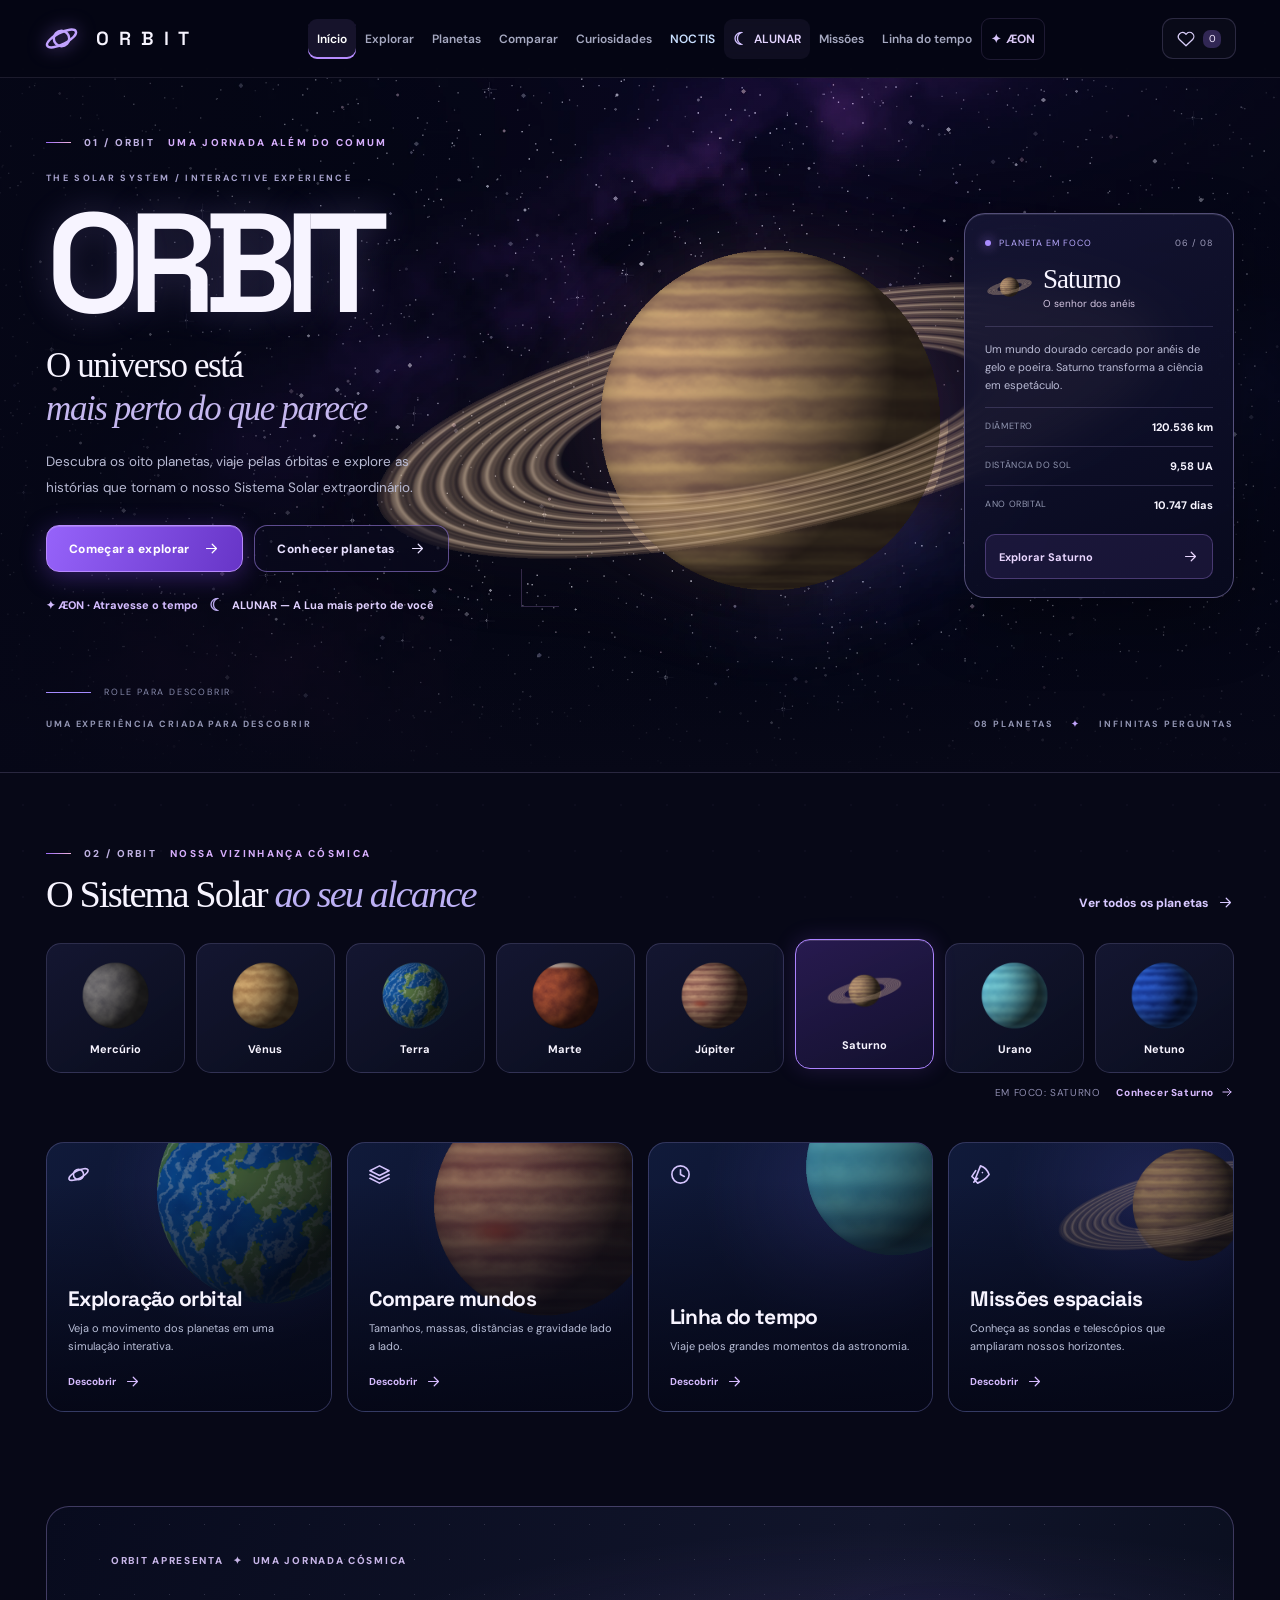
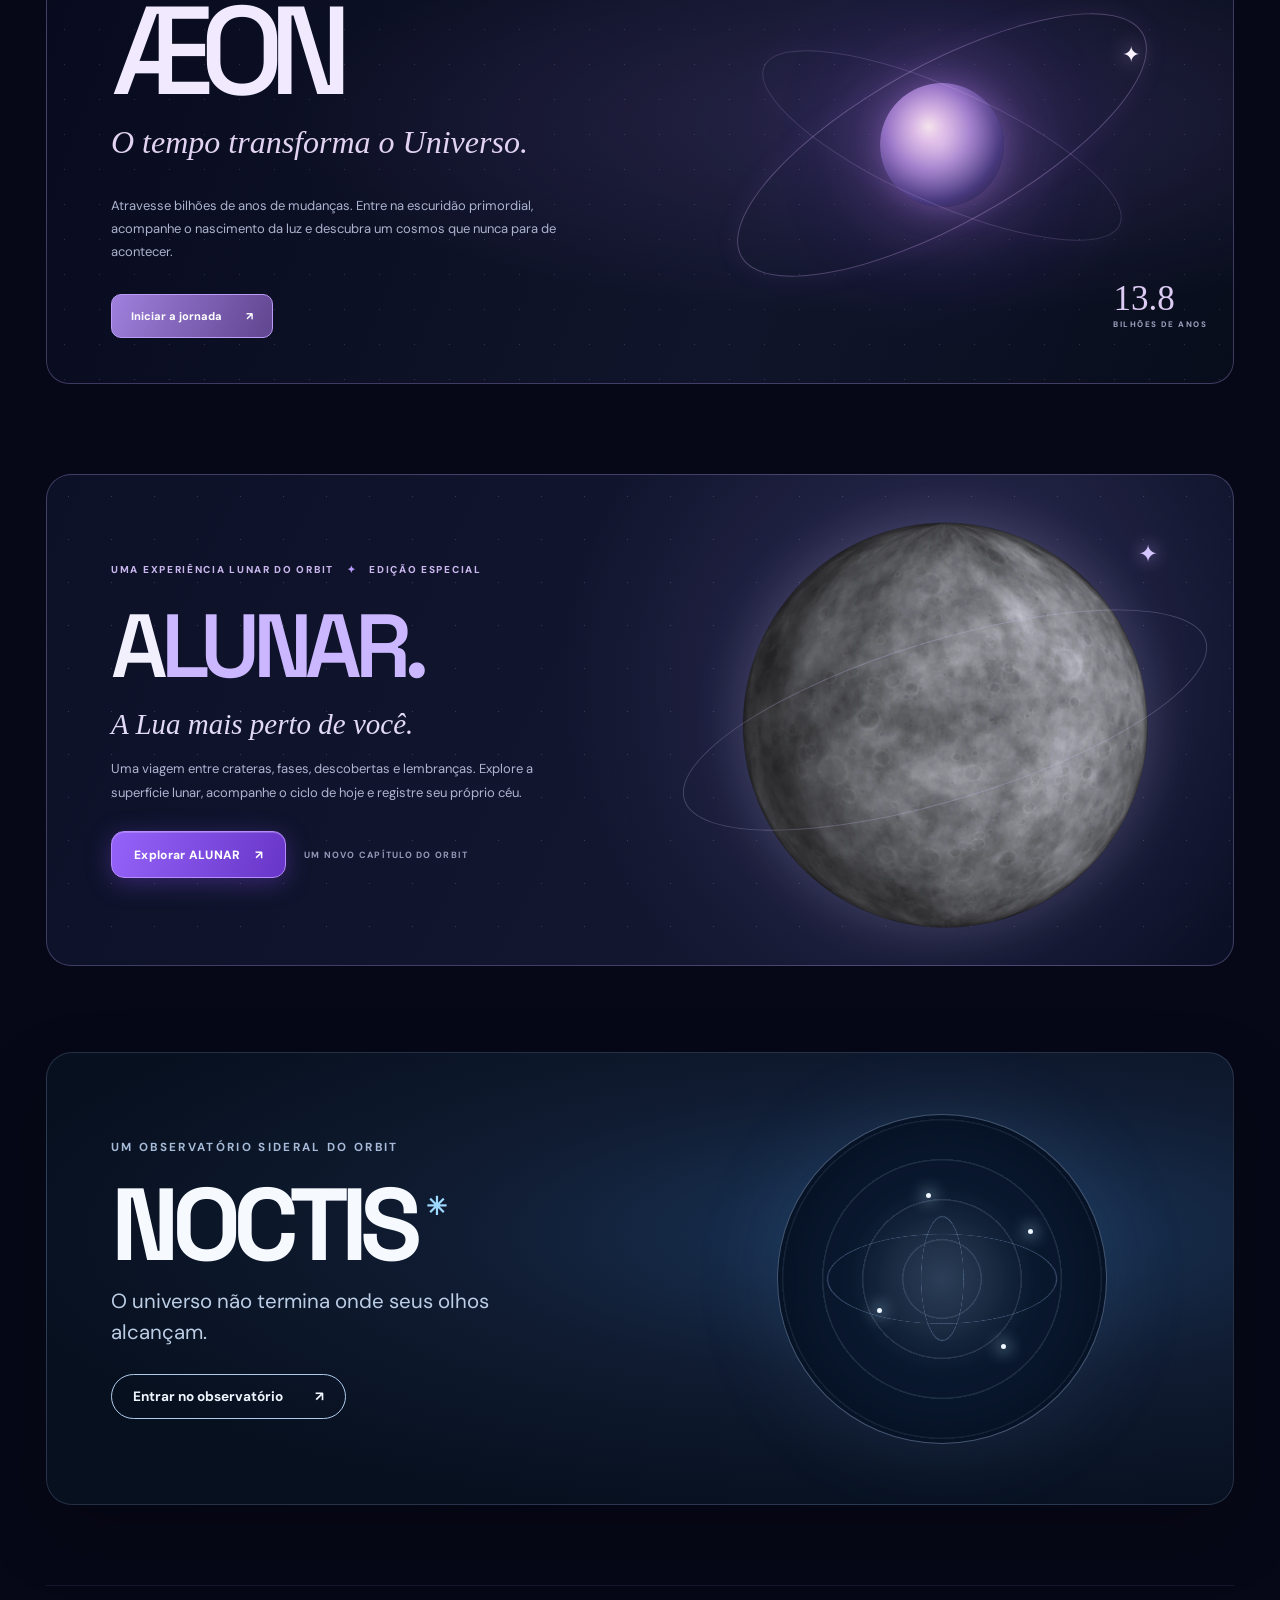
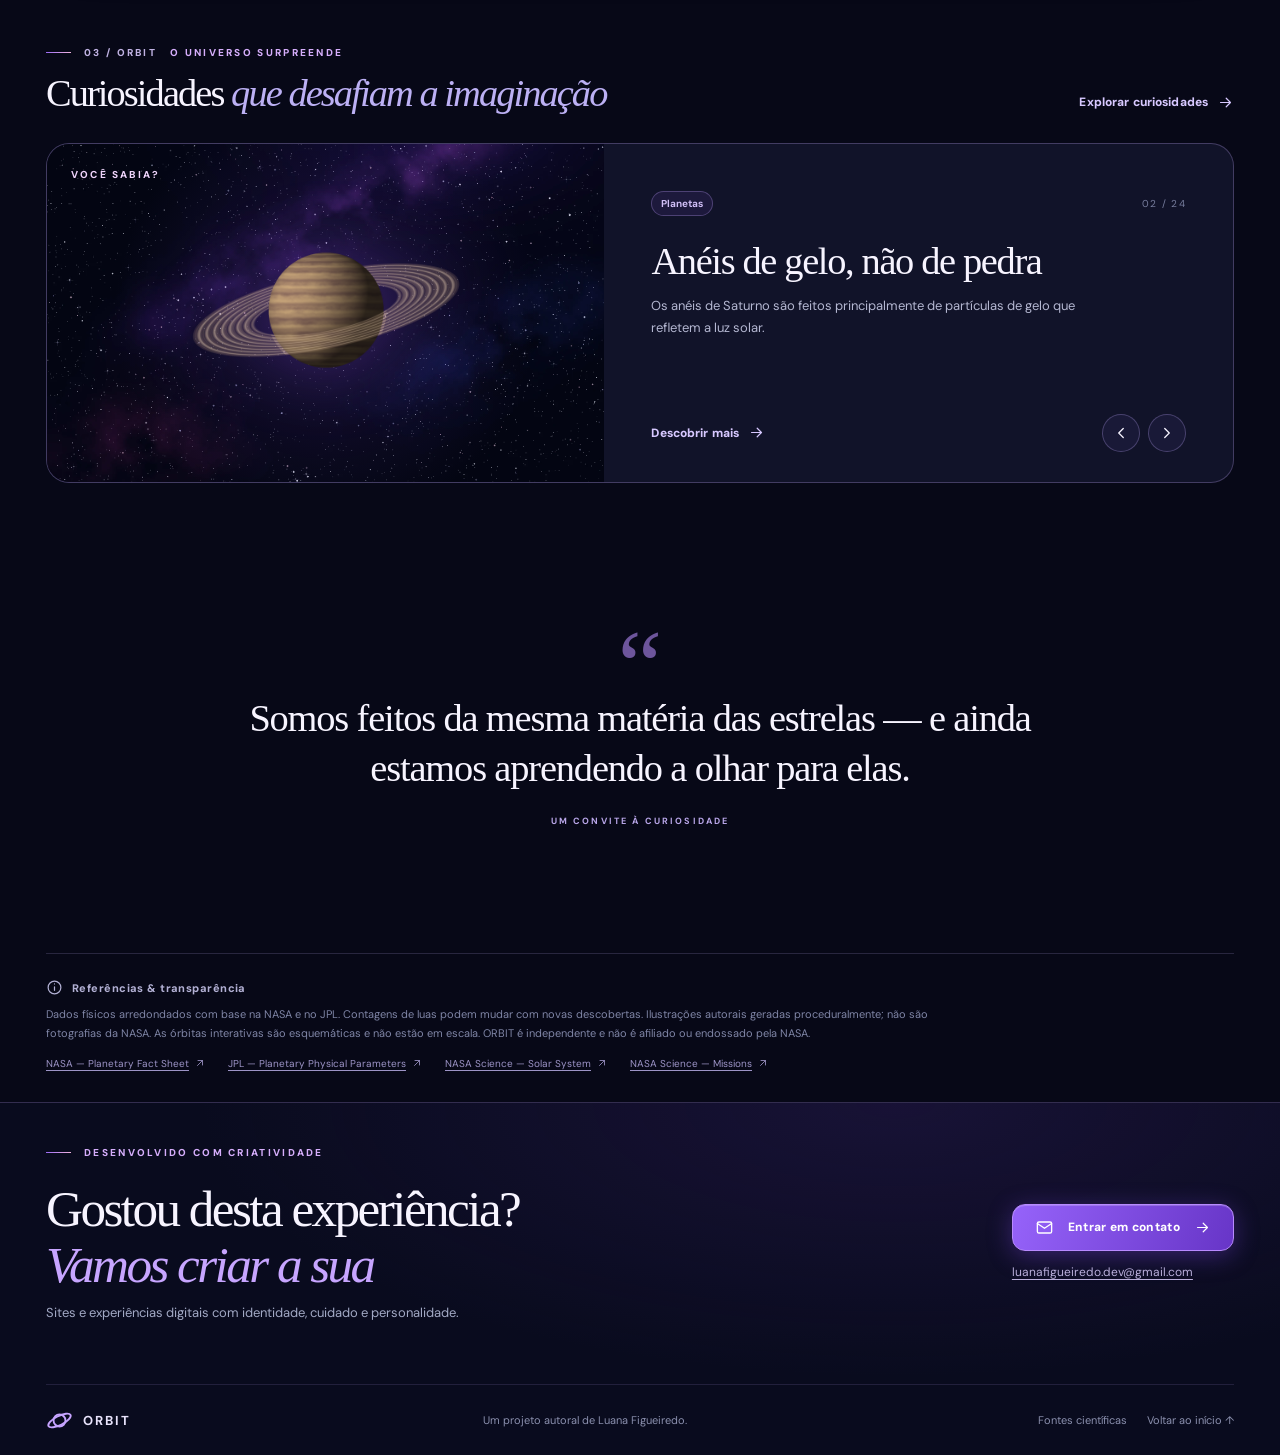
<file: index.html>
<!doctype html>
<html lang="pt-BR">
<head>
  <meta charset="UTF-8">
  <meta name="viewport" content="width=device-width, initial-scale=1">
  <meta name="theme-color" content="#070817">
  <meta name="description" content="ORBIT — Uma experiência visual e interativa para explorar o Sistema Solar, comparar planetas e descobrir as histórias da exploração espacial.">
  <meta name="author" content="Luana Figueiredo">
  <meta property="og:title" content="ORBIT — Explore o Sistema Solar">
  <meta property="og:description" content="O universo está mais perto do que parece. Explore planetas, órbitas, curiosidades e missões espaciais.">
  <meta property="og:type" content="website">
  <link rel="icon" type="image/svg+xml" href="favicon.svg">
  <link rel="preconnect" href="https://fonts.googleapis.com">
  <link rel="preconnect" href="https://fonts.gstatic.com" crossorigin>
  <link href="https://fonts.googleapis.com/css2?family=DM+Sans:wght@400;500;600;700&family=Manrope:wght@400;500;600;700;800&family=Space+Grotesk:wght@400;500;600;700&display=swap" rel="stylesheet">
  <link rel="stylesheet" href="style.css">
  <link rel="stylesheet" href="noctis/orbit-link.css">
  <title>ORBIT — Explore o Sistema Solar</title>
</head>
<body>
  <a class="skip-link" href="#conteudo">Pular para o conteúdo</a>
  <div id="app"></div>
  <noscript>Ative o JavaScript no navegador para explorar o ORBIT.</noscript>
  <script src="js/data.js" defer></script>
  <script src="js/orbits.js" defer></script>
  <script src="js/app.js" defer></script>
  <script src="alunar/orbit-link.js" defer></script>
  <script src="noctis/orbit-link.js" defer></script>
  <script src="aeon/orbit-link.js" defer></script>

  <script>
    if (location.protocol === 'file:') {
      document.addEventListener('DOMContentLoaded', () => {
        const notice = document.createElement('aside');
        notice.id = 'orbit-local-notice';
        notice.setAttribute('role', 'alert');
        notice.tabIndex = -1;
        notice.innerHTML = '<strong>Abra o ORBIT pelo servidor local</strong><span>Para acessar ÆON, ALUNAR e NOCTIS, execute <b>ABRIR_ORBIT.bat</b> na pasta do projeto. A página será aberta automaticamente.</span>';
        notice.style.cssText = 'position:fixed;z-index:9999;top:90px;left:50%;transform:translateX(-50%);width:min(92vw,620px);padding:17px 22px;border:1px solid #bba5f2;border-radius:15px;background:#181632;color:#fff;box-shadow:0 18px 70px #0009;font:14px/1.6 Arial,sans-serif;display:grid;gap:5px;text-align:center;';
        document.body.append(notice);
        document.addEventListener('click', event => {
          const link = event.target.closest('a[href]');
          if (!link) return;
          const path = link.getAttribute('href');
          if (/^(?:\.\/)?(?:aeon|alunar|noctis)\//i.test(path)) {
            event.preventDefault();
            notice.focus();
          }
        }, true);
      });
    }
  </script>
</body>
</html>
</file>
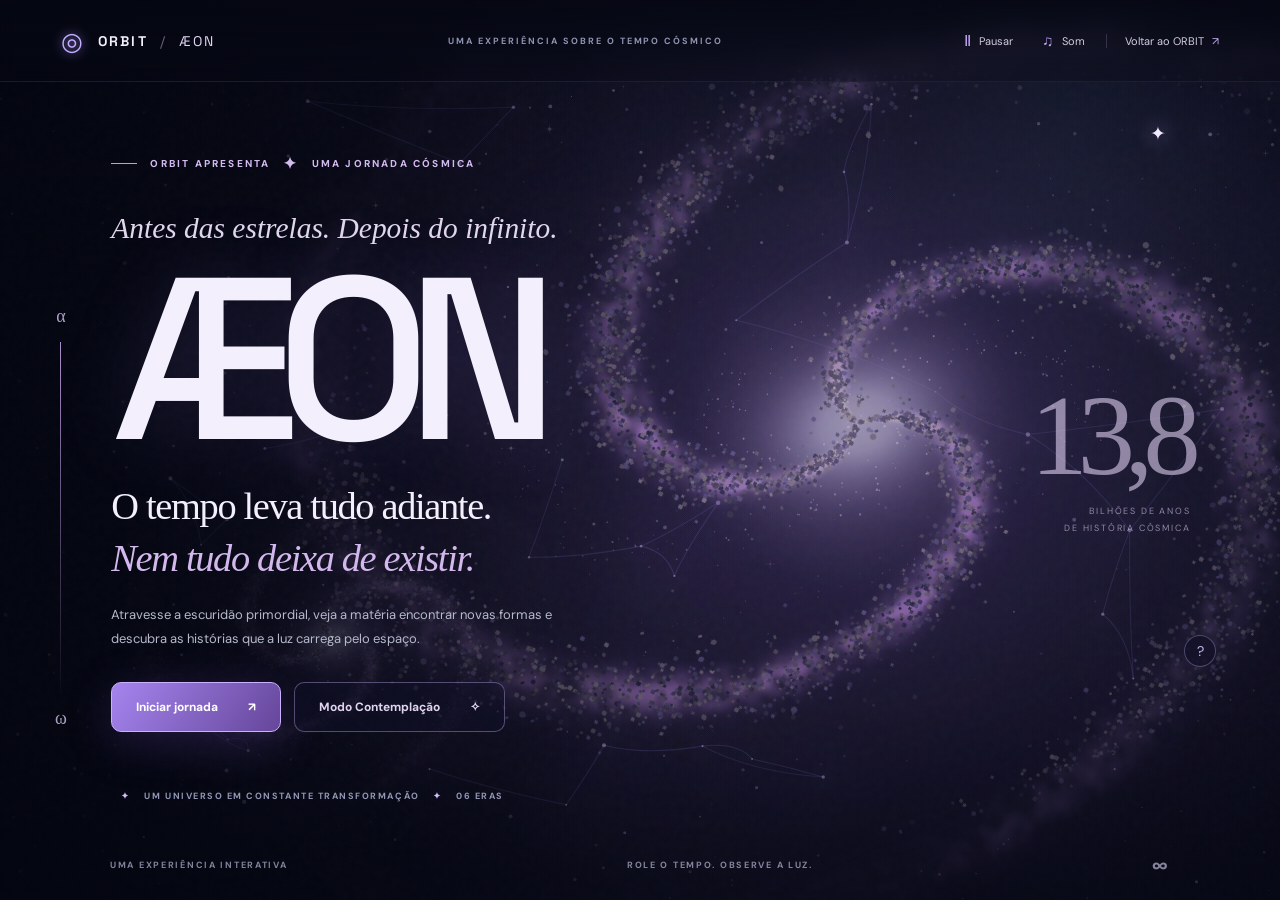
<file: aeon/index.html>
<!doctype html>
<html lang="pt-BR">
<head>
  <meta charset="utf-8">
  <meta name="viewport" content="width=device-width, initial-scale=1">
  <meta name="theme-color" content="#050713">
  <meta name="description" content="ÆON — uma experiência imersiva do ORBIT sobre o tempo do Universo, o nascimento das estrelas e a transformação do cosmos.">
  <meta name="author" content="Luana Figueiredo">
  <meta property="og:title" content="ÆON — O tempo transforma o Universo">
  <meta property="og:description" content="Uma jornada cinematográfica pelas eras do cosmos. O tempo transforma o Universo. A luz conta sua história.">
  <title>ÆON — O tempo transforma o Universo</title>
  <link rel="icon" type="image/svg+xml" href="./icon.svg">
  <link rel="preconnect" href="https://fonts.googleapis.com">
  <link rel="preconnect" href="https://fonts.gstatic.com" crossorigin>
  <link href="https://fonts.googleapis.com/css2?family=DM+Sans:wght@400;500;600;700&family=Manrope:wght@400;500;600;700;800&family=Space+Grotesk:wght@400;500;600;700&display=swap" rel="stylesheet">
  <link rel="stylesheet" href="./styles.css">
  <script type="module" src="./app.js"></script>
</head>
<body>
  <a class="skip-link" href="#experience">Ir para a experiência</a>
  <canvas id="cosmos" aria-label="Visualização artística animada da evolução cósmica" role="img"></canvas>
  <div class="noise" aria-hidden="true"></div>
  <div class="edge-shade" aria-hidden="true"></div>

  <header class="topbar">
    <a class="brand" href="../" aria-label="Voltar para ORBIT"><span class="brand-mark">◎</span><strong>ORBIT</strong><span class="brand-divider">/</span><span class="brand-aeon">ÆON</span></a>
    <span class="topbar-center">UMA EXPERIÊNCIA SOBRE O TEMPO CÓSMICO</span>
    <div class="topbar-actions">
      <button id="motionToggle" class="icon-text" type="button" aria-pressed="false" title="Pausar movimentos"><span aria-hidden="true">Ⅱ</span><span id="motionLabel">Pausar</span></button>
      <button id="soundToggle" class="icon-text" type="button" aria-pressed="false" title="Ativar som ambiente"><span aria-hidden="true">♫</span><span id="soundLabel">Som</span></button>
      <a class="back-link" href="../">Voltar ao ORBIT <span aria-hidden="true">↗</span></a>
    </div>
  </header>

  <button id="constantStar" class="constant-star" type="button" aria-label="Descobrir uma estrela discreta" title="✦">
    <span class="constant-star-spark" aria-hidden="true">✦</span>
  </button>
  <button id="lateStar" class="late-star" type="button" aria-label="Descobrir a luz distante" title="Uma luz que veio de longe" hidden>
    <span class="late-star-spark" aria-hidden="true">✦</span>
  </button>

  <main id="main">
    <section id="intro" class="intro" aria-labelledby="introTitle">
      <div class="intro-rail" aria-hidden="true"><span>α</span><span class="rail-line"></span><span>ω</span></div>
      <div class="intro-content">
        <div class="eyebrow"><span class="eyebrow-line"></span> ORBIT APRESENTA <span class="eyebrow-spark">✦</span> UMA JORNADA CÓSMICA</div>
        <p class="intro-prelude">Antes das estrelas. Depois do infinito.</p>
        <h1 id="introTitle">ÆON</h1>
        <p class="intro-tagline">O tempo leva tudo adiante.<br><em>Nem tudo deixa de existir.</em></p>
        <p class="intro-description">Atravesse a escuridão primordial, veja a matéria encontrar novas formas e descubra as histórias que a luz carrega pelo espaço.</p>
        <div class="intro-actions">
          <button id="startBtn" class="primary-button" type="button">Iniciar jornada <span aria-hidden="true">↗</span></button>
          <button id="startContemplateBtn" class="ghost-button" type="button">Modo Contemplação <span aria-hidden="true">✧</span></button>
        </div>
        <p class="intro-caption"><span aria-hidden="true">✦</span> UM UNIVERSO EM CONSTANTE TRANSFORMAÇÃO <span aria-hidden="true">✦</span> 06 ERAS</p>
      </div>
      <div class="intro-side" aria-hidden="true"><span>13,8</span><small>BILHÕES DE ANOS<br>DE HISTÓRIA CÓSMICA</small></div>
      <div class="intro-bottom" aria-hidden="true"><span>UMA EXPERIÊNCIA INTERATIVA</span><span>ROLE O TEMPO. OBSERVE A LUZ.</span><span>∞</span></div>
    </section>

    <section id="experience" class="experience" aria-labelledby="eraTitle" hidden>
      <div class="experience-topline">
        <span id="eraPeriod">HÁ CERCA DE 13,8 BILHÕES DE ANOS</span>
        <span class="chapter-indicator"><span class="live-dot" aria-hidden="true"></span> <span id="chapterNumber">CAPÍTULO 01 / 06</span></span>
      </div>
      <div class="experience-layout">
        <article class="era-copy" aria-live="polite" aria-atomic="true">
          <div class="era-kicker" id="eraKicker">01 — O DESPERTAR DO COSMOS</div>
          <h2 id="eraTitle">A Origem</h2>
          <p id="eraChapter" class="era-chapter">Tudo começa em transformação.</p>
          <p id="eraLead" class="era-lead"></p>
          <button id="detailToggle" type="button" class="subtle-link" aria-expanded="false" aria-controls="eraDetail">Entenda esta era <span aria-hidden="true">↗</span></button>
          <div id="eraDetail" class="era-detail" hidden><p id="eraDetailText"></p><p id="eraFact"></p></div>
        </article>
        <aside class="instrument" aria-label="Instrumento de exploração">
          <div class="instrument-heading"><span class="instrument-icon" aria-hidden="true">✺</span><div><span>INSTRUMENTO</span><strong id="instrumentLabel">MATÉRIA PRIMORDIAL</strong></div><span class="instrument-number" id="instrumentNumber">01</span></div>
          <div class="instrument-metric"><strong id="instrumentMetric">≈ 380 mil anos</strong><span id="instrumentMetricLabel">até a recombinação</span></div>
          <div id="instrumentControls" class="instrument-controls"></div>
          <p class="instrument-footnote" id="instrumentFootnote">Representações artísticas e didáticas; não são simulações físicas em escala.</p>
        </aside>
      </div>
      <div class="experience-corner" aria-hidden="true">Æ<br><span>ON</span></div>
      <div id="eraTransitionLabel" class="transition-label" aria-hidden="true"></div>
    </section>

    <section id="contemplation" class="contemplation" aria-label="Modo Contemplação" hidden>
      <div id="contemplationCopy" class="contemplation-copy"><span>ÆON · MODO CONTEMPLAÇÃO</span><h2>Observe o tempo <em>sem pressa</em></h2></div>
      <div id="contemplationEraCue" class="contemplation-era-cue" aria-live="polite" aria-atomic="true"><span id="contemplateEra">A Origem</span></div>
      <button id="leaveContemplate" type="button" class="exit-contemplate">✕ <span>Voltar à exploração</span></button>
    </section>

    <button id="dockPeek" class="dock-peek" type="button" aria-expanded="false" aria-controls="controlDock" hidden>☷ Mostrar controles</button>
    <div id="controlDock" class="control-dock" hidden>
      <div class="dock-top"><div><span class="dock-kicker">CRONONAVEGAÇÃO</span><strong id="dockEraLabel">A Origem</strong></div>
        <div class="dock-actions">
          <button id="prevEra" type="button" aria-label="Era anterior" title="Era anterior">←</button>
          <button id="playBtn" type="button" aria-pressed="false" aria-label="Reproduzir passagem do tempo"><span id="playSymbol">▶</span></button>
          <button id="nextEra" type="button" aria-label="Próxima era" title="Próxima era">→</button>
          <button id="contemplateToggle" type="button" aria-label="Ativar Modo Contemplação" aria-pressed="false" title="Modo Contemplação">☾</button>
          <button id="resetView" type="button" aria-label="Centralizar câmera" title="Centralizar câmera">⌾</button>
          <button id="captureBtn" type="button" aria-label="Capturar instante" title="Capturar instante">▣</button>
          <button id="fullScreenBtn" type="button" aria-label="Alternar tela cheia" title="Tela cheia">⛶</button>
        </div>
      </div>
      <div class="time-range"><input id="timeRange" type="range" min="0" max="599" step="1" value="0" aria-label="Percorrer as seis eras cósmicas"><div class="time-glow" aria-hidden="true"></div></div>
      <div id="eraMarkers" class="era-markers" aria-label="Escolher era cósmica"></div>
      <div class="dock-footer"><span id="dockMicro">O INÍCIO DA JORNADA</span><span>ARRASTE · USE ← → · CLIQUE NAS ERAS</span></div>
    </div>

    <button id="hintBtn" type="button" class="help-button" aria-haspopup="dialog" title="Controles e fontes" aria-label="Abrir informações e fontes">?</button>
  </main>

  <div id="lateModal" class="modal-backdrop" hidden>
    <section class="story-modal late-modal" role="dialog" aria-modal="true" aria-labelledby="lateTitle" tabindex="-1">
      <button class="modal-close" type="button" data-close-modal aria-label="Fechar">✕</button>
      <div class="story-orb" aria-hidden="true"><span>✧</span></div>
      <p class="story-label">ÆON · LUZ TARDIA</p>
      <h2 id="lateTitle">A beleza do que passou</h2>
      <p class="story-primary">“Há uma beleza agridoce em receber a luz de algo tão distante. Ela nos alcança no presente, embora tenha partido no passado.”</p>
      <div class="story-divider"></div>
      <p class="story-secondary">“Talvez algumas lembranças sejam assim: trazem a alegria de terem existido e a saudade de um tempo ao qual já não pertencemos.”</p>
      <p class="story-tail">A luz continua sua viagem.</p>
    </section>
  </div>

  <div id="starModal" class="modal-backdrop" hidden>
    <section class="story-modal star-modal" role="dialog" aria-modal="true" aria-labelledby="starTitle" tabindex="-1">
      <button class="modal-close" type="button" data-close-modal aria-label="Fechar">✕</button>
      <div class="story-orb" aria-hidden="true"><span>✦</span></div>
      <p class="story-label">ÆON · UMA CONSTANTE NO INFINITO</p>
      <h2 id="starTitle">Para sempre</h2>
      <p class="story-primary">“O universo não conhece a permanência. Até as estrelas têm seu tempo. Mas a luz que um dia existiu pode atravessar eras inteiras, muito além de sua origem.”</p>
      <div class="story-divider"></div>
      <p class="story-secondary">“Talvez o infinito não seja aquilo que nunca termina, mas aquilo que continua encontrando formas de existir.”</p>
    </section>
  </div>

  <div id="helpModal" class="modal-backdrop" hidden>
    <section class="help-modal" role="dialog" aria-modal="true" aria-labelledby="helpTitle" tabindex="-1">
      <button class="modal-close" type="button" data-close-modal aria-label="Fechar">✕</button>
      <p class="story-label">UM POUCO SOBRE O ÆON</p>
      <h2 id="helpTitle">Entre o tempo e a luz</h2>
      <p>Explore as seis eras arrastando o tempo ou usando os botões de navegação. Arraste o céu para deslocar a câmera, use a roda do mouse ou gesto de pinça para aproximar e escolha os controles próprios de cada era.</p>
      <p>As cenas são interpretações visuais e didáticas da evolução cósmica. A cronologia é aproximada, os efeitos não têm escala física e os futuros são hipóteses.</p>
      <div class="help-settings"><label for="qualitySelect">Qualidade visual</label><select id="qualitySelect"><option value="auto">Automática</option><option value="high">Alta</option><option value="medium">Média</option><option value="eco">Econômica</option></select></div>
      <div class="help-settings"><label for="reducedMotion">Reduzir animações</label><input type="checkbox" id="reducedMotion"></div>
      <p class="help-heading">REFERÊNCIAS CIENTÍFICAS</p>
      <ul id="referenceLinks" class="reference-links"></ul>
      <div class="help-credits"><span>Designed &amp; Developed by Luana Figueiredo</span><a href="mailto:luanafigueiredo.dev@gmail.com">luanafigueiredo.dev@gmail.com</a><a href="https://github.com/luanafigdev" target="_blank" rel="noopener noreferrer">github.com/luanafigdev</a></div>
    </section>
  </div>
  <div id="toast" class="toast" role="status" aria-live="polite"></div>
</body>
</html>
</file>
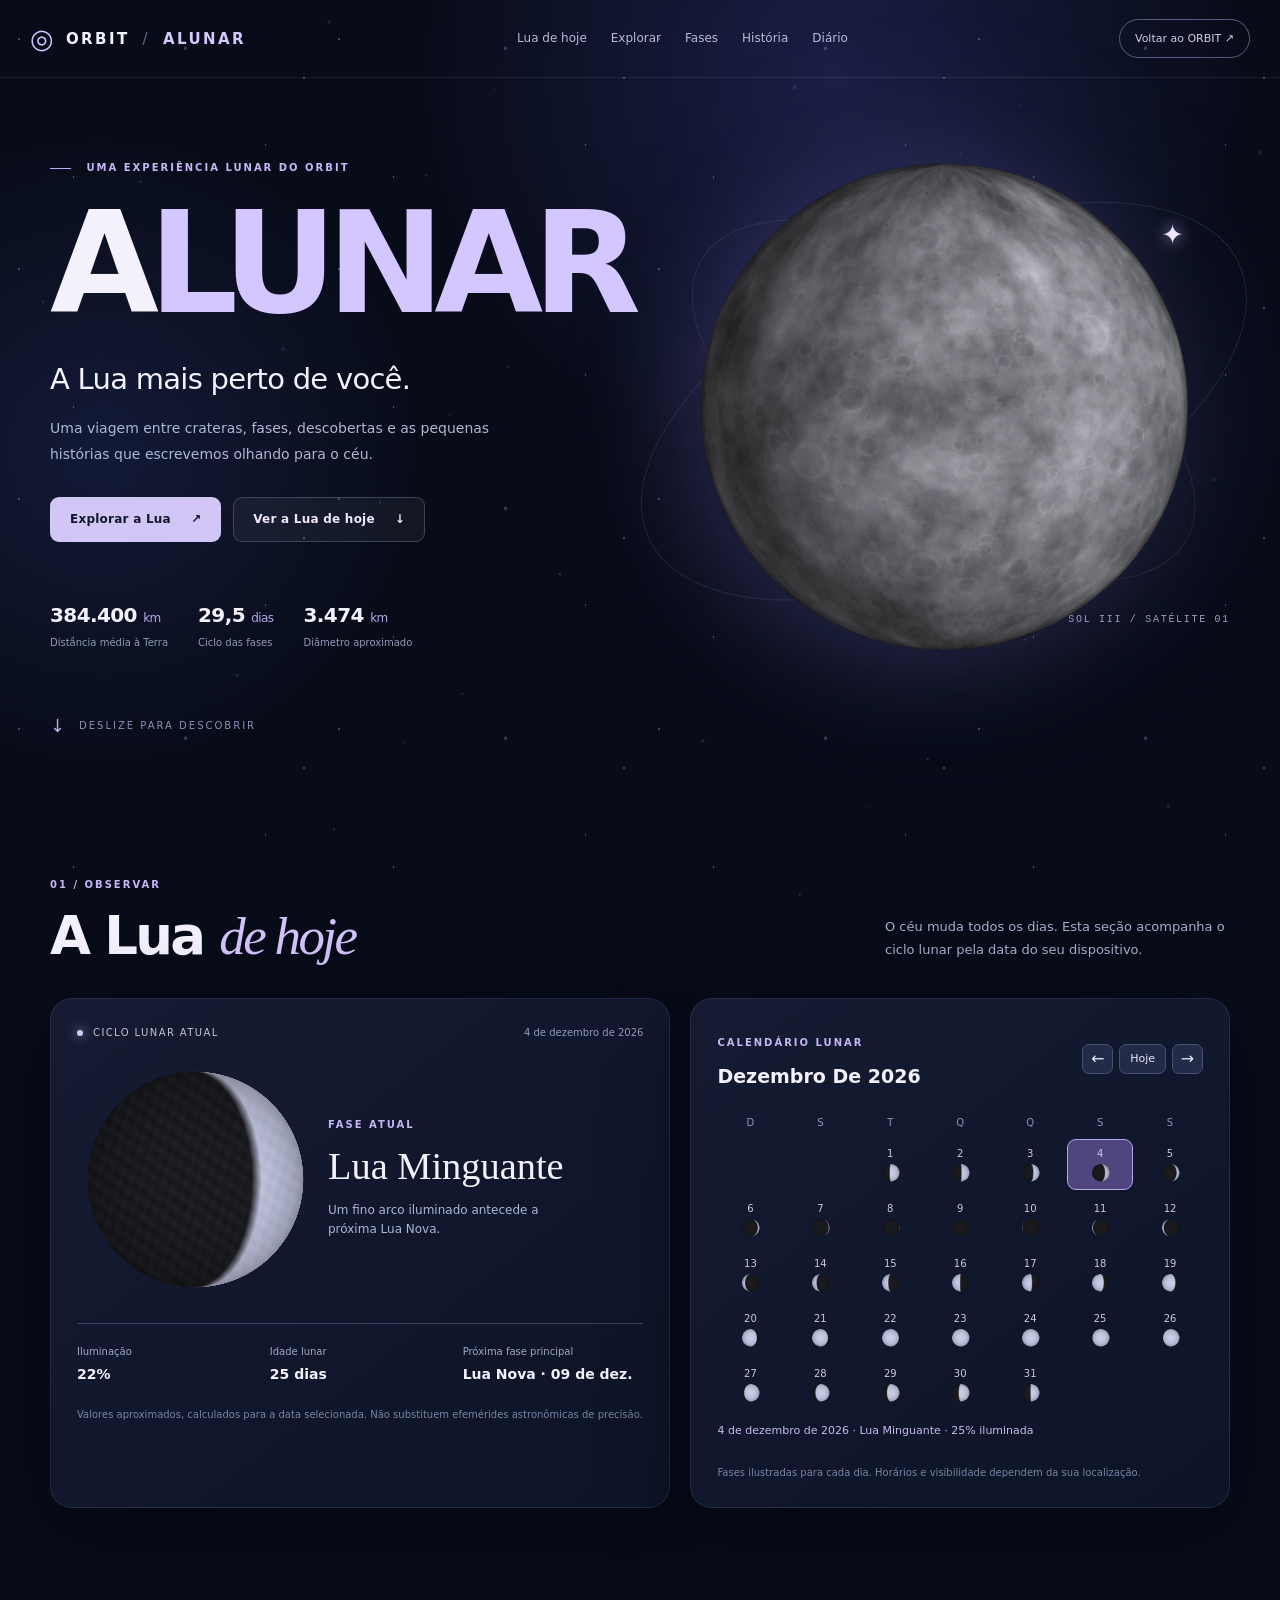
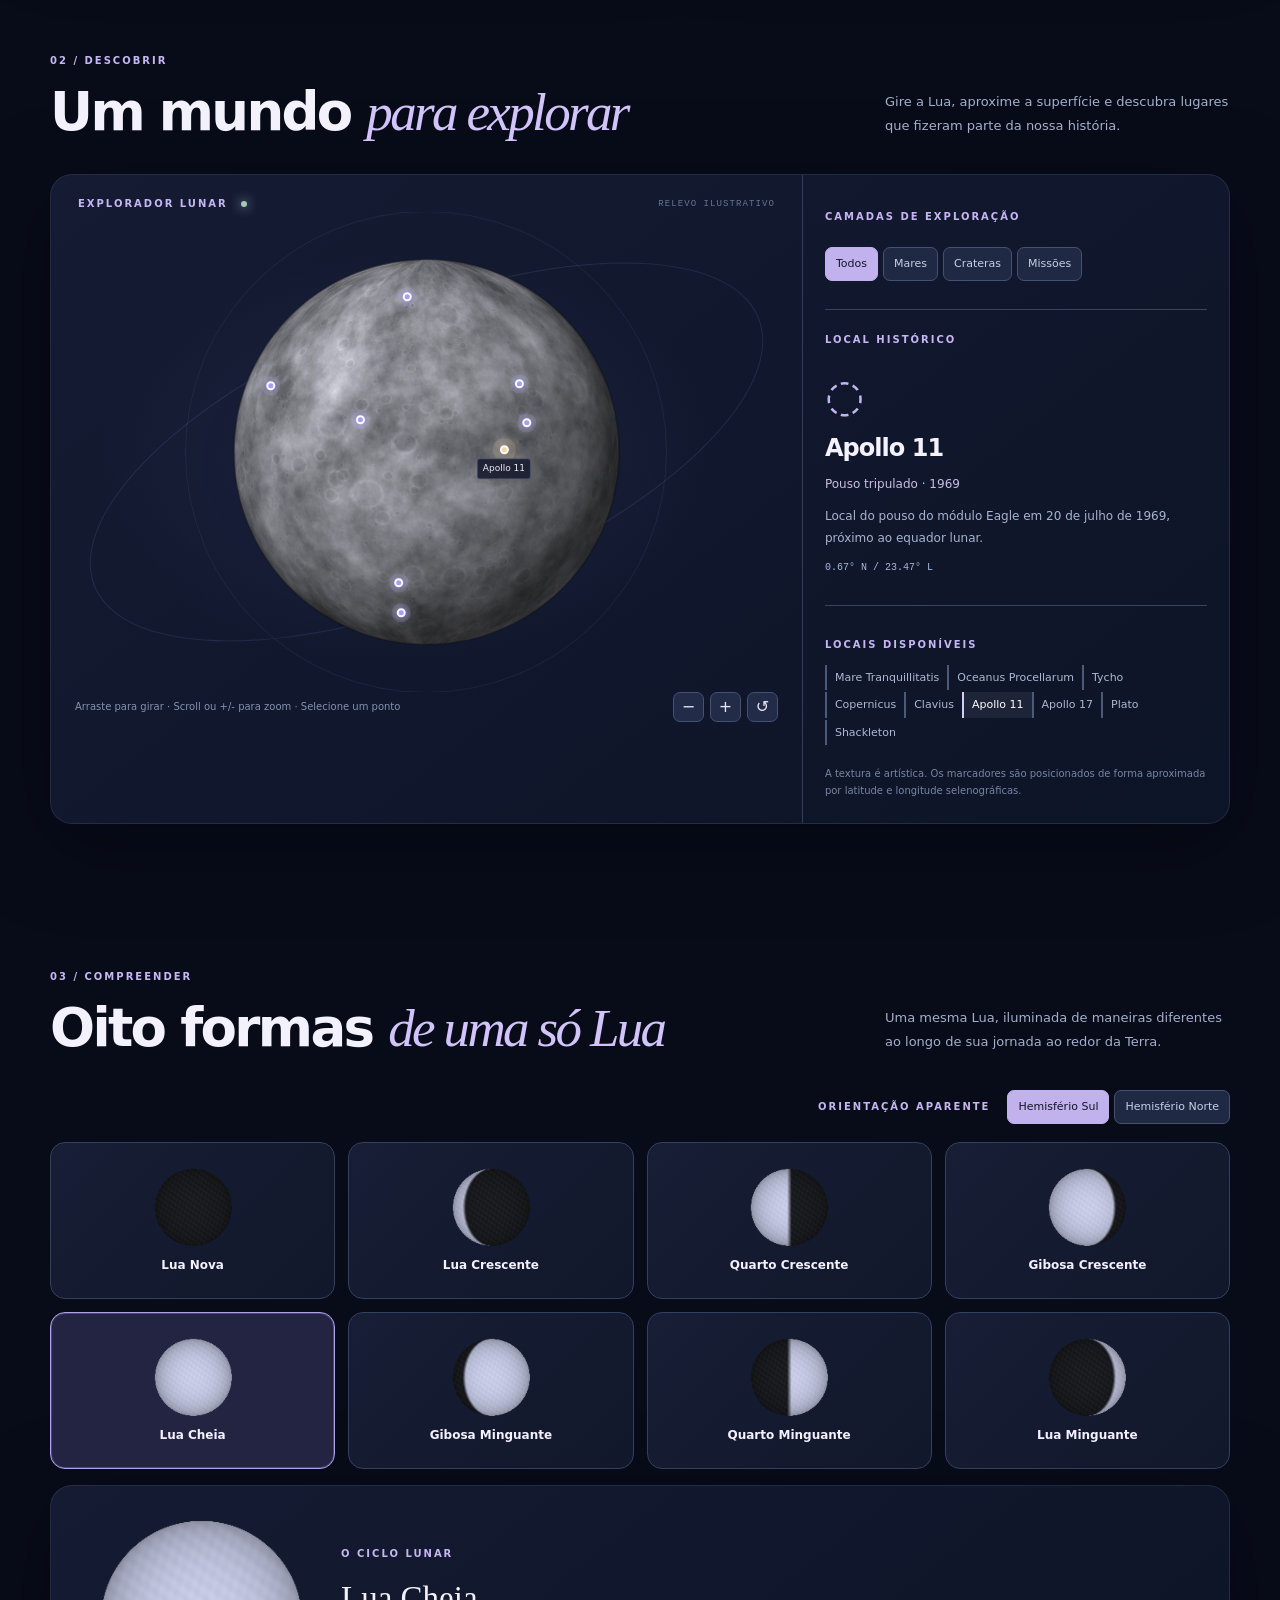
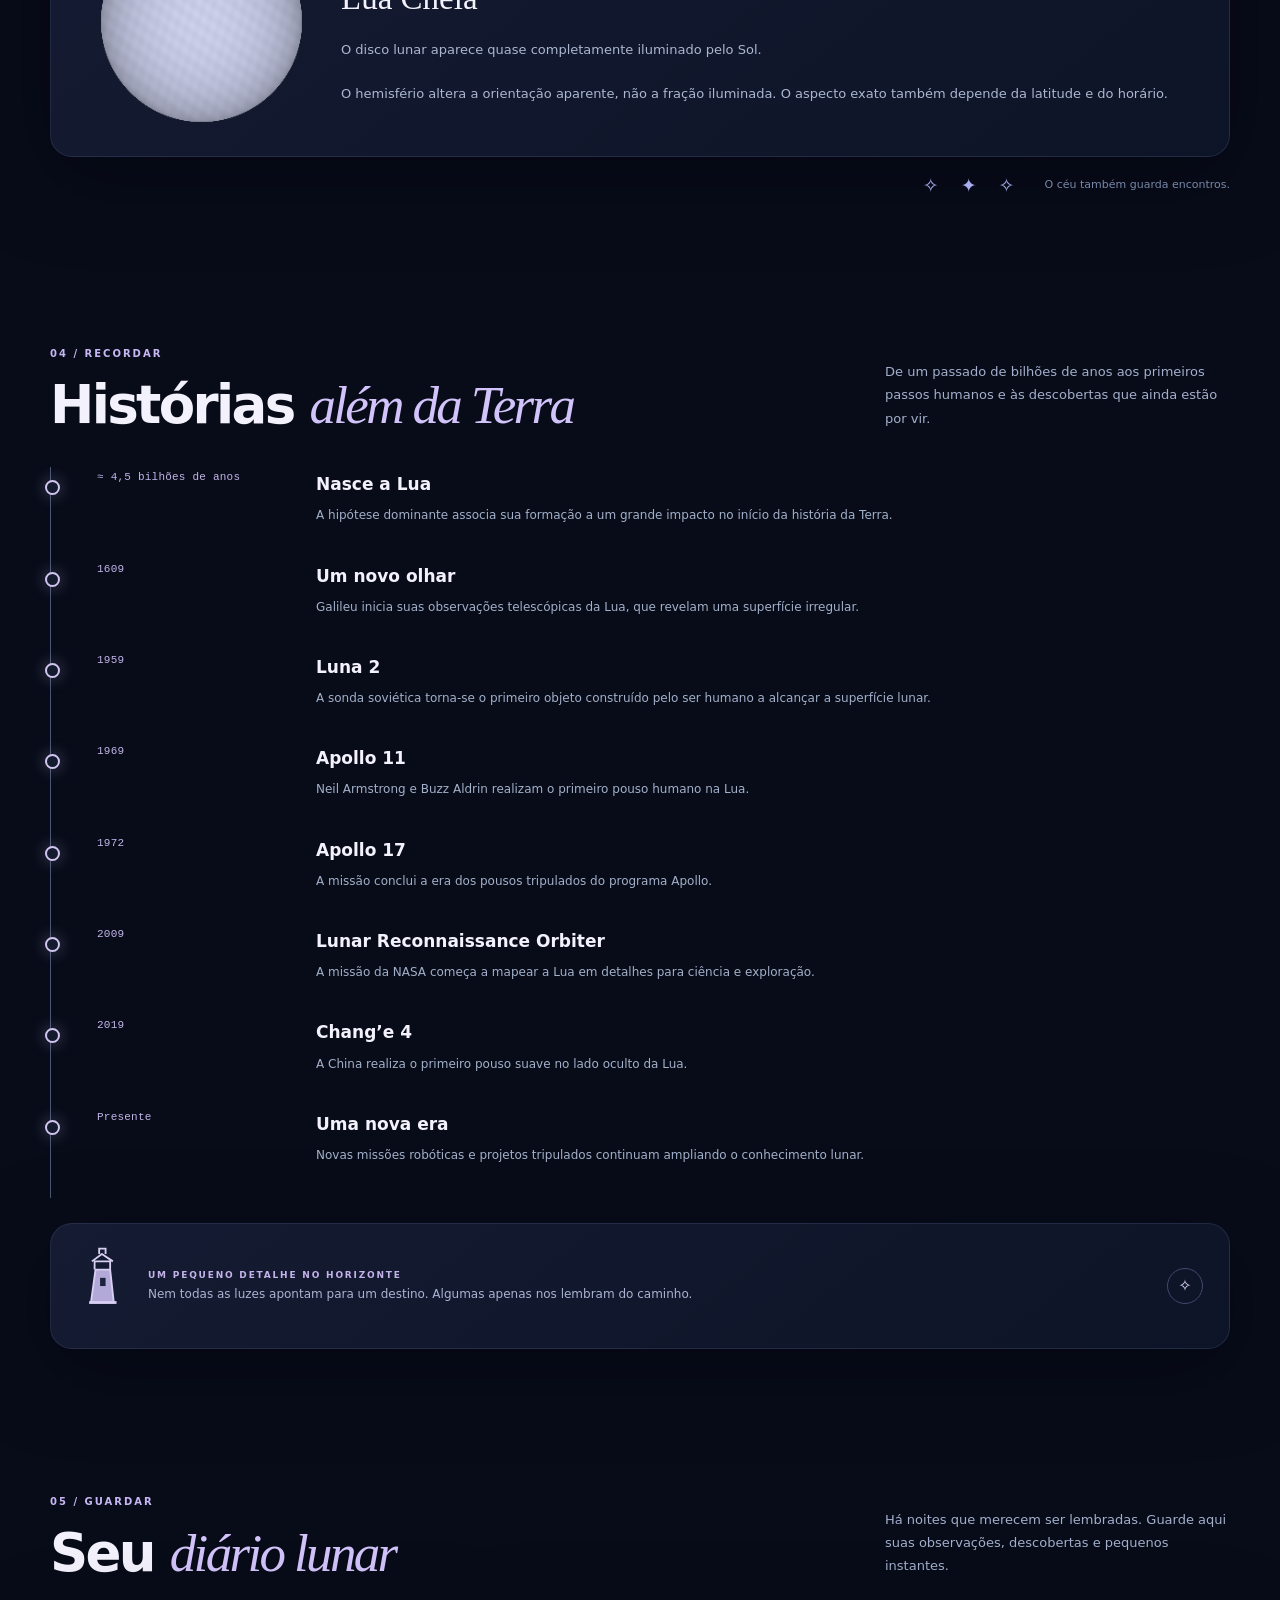
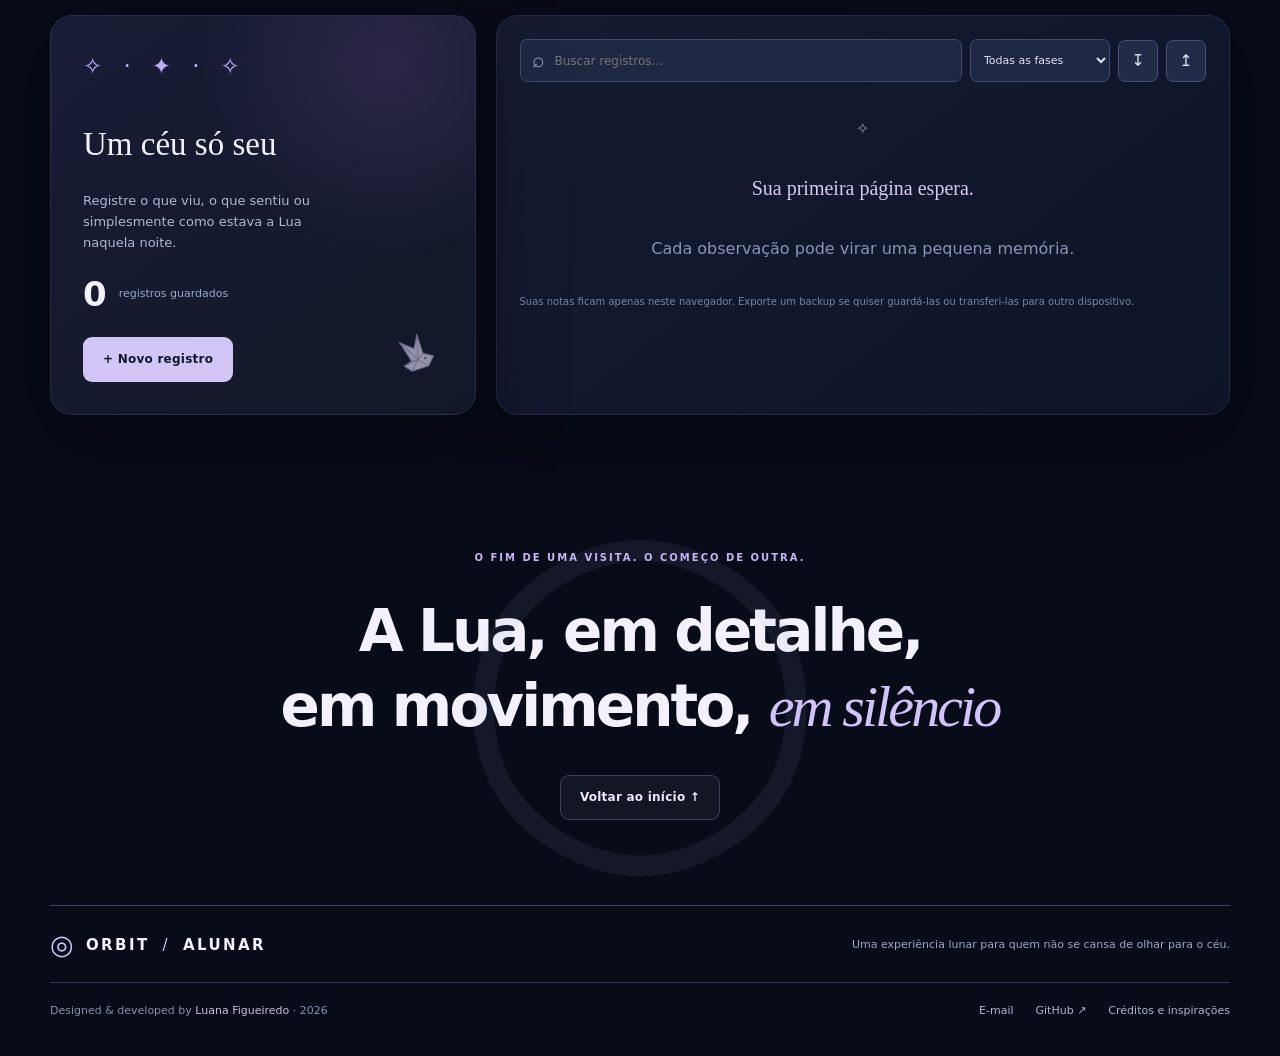
<file: alunar/index.html>
<!doctype html>
<html lang="pt-BR">
<head>
  <meta charset="UTF-8">
  <meta name="viewport" content="width=device-width, initial-scale=1">
  <meta name="theme-color" content="#080c19">
  <meta name="description" content="ALUNAR — uma experiência lunar do ORBIT. Explore a Lua em 3D, descubra as fases lunares e registre suas observações.">
  <title>ALUNAR — A experiência lunar do ORBIT</title>
  <link rel="icon" href="./assets/icon.svg" type="image/svg+xml">
  <link rel="stylesheet" href="./styles.css">
  <script type="module" src="./app.js"></script>
</head>
<body>
  <a class="skip" href="#main">Ir para o conteúdo</a>
  <div class="starfield" aria-hidden="true"></div>
  <header class="site-header" id="top">
    <a class="brand" href="../" aria-label="Voltar ao ORBIT"><span class="brand-orbit" aria-hidden="true">◎</span> ORBIT <span class="brand-divider">/</span> <span>ALUNAR</span></a>
    <nav class="site-nav" aria-label="Navegação ALUNAR">
      <a href="#hoje">Lua de hoje</a>
      <a href="#explorar">Explorar</a>
      <a href="#fases">Fases</a>
      <a href="#historia">História</a>
      <a href="#diario">Diário</a>
    </nav>
    <a class="nav-return" href="../">Voltar ao ORBIT <span aria-hidden="true">↗</span></a>
    <button class="mobile-menu" id="mobile-menu" type="button" aria-label="Abrir navegação" aria-controls="site-nav-mobile" aria-expanded="false">☰</button>
  </header>
  <nav class="mobile-nav" id="site-nav-mobile" aria-label="Navegação no celular" hidden>
    <a href="#hoje">Lua de hoje</a><a href="#explorar">Explorar</a><a href="#fases">Fases</a><a href="#historia">História</a><a href="#diario">Diário</a><a href="../">Voltar ao ORBIT</a>
  </nav>
  <main id="main">
    <section class="hero section-wrap" aria-labelledby="hero-title">
      <div class="hero-copy">
        <p class="eyebrow"><span class="mini-line"></span> UMA EXPERIÊNCIA LUNAR DO ORBIT</p>
        <h1 id="hero-title">A<span class="hero-accent">LUNAR</span></h1>
        <p class="hero-lead">A Lua mais perto de você.</p>
        <p class="hero-description">Uma viagem entre crateras, fases, descobertas e as pequenas histórias que escrevemos olhando para o céu.</p>
        <div class="hero-ctas">
          <a class="btn btn-primary" href="#explorar">Explorar a Lua <span aria-hidden="true">↗</span></a>
          <a class="btn btn-ghost" href="#hoje">Ver a Lua de hoje <span aria-hidden="true">↓</span></a>
        </div>
        <div class="hero-facts" aria-label="Dados gerais da Lua">
          <div><strong>384.400 <small>km</small></strong><span>Distância média à Terra</span></div>
          <div><strong>29,5 <small>dias</small></strong><span>Ciclo das fases</span></div>
          <div><strong>3.474 <small>km</small></strong><span>Diâmetro aproximado</span></div>
        </div>
      </div>
      <div class="hero-visual" aria-label="Representação ilustrativa da Lua">
        <div class="hero-halo"></div>
        <img class="hero-moon" src="./assets/hero-moon.webp" width="930" height="930" alt="Lua prateada com textura de crateras, em ilustração digital">
        <span class="hero-orbit orbit-one" aria-hidden="true"></span>
        <span class="hero-orbit orbit-two" aria-hidden="true"></span>
        <button type="button" id="note-star" class="special-star" aria-label="Uma pequena estrela diferente das outras. Descobrir mensagem pessoal" title="Uma estrela diferente">✦</button>
        <span class="hero-coordinate">SOL III / SATÉLITE 01</span>
      </div>
      <a class="scroll-hint" href="#hoje"><span aria-hidden="true">↓</span> DESLIZE PARA DESCOBRIR</a>
    </section>

    <section class="section-wrap content-section today-section" id="hoje" aria-labelledby="today-title">
      <div class="section-heading">
        <div><p class="eyebrow">01 / OBSERVAR</p><h2 id="today-title">A Lua <em>de hoje</em></h2></div>
        <p>O céu muda todos os dias. Esta seção acompanha o ciclo lunar pela data do seu dispositivo.</p>
      </div>
      <div class="today-grid">
        <article class="panel today-main">
          <div class="panel-overline"><span class="live-dot"></span> CICLO LUNAR ATUAL <span id="today-date"></span></div>
          <div class="today-display">
            <canvas id="today-phase" width="236" height="236" role="img" aria-label="Representação ilustrativa da fase lunar atual"></canvas>
            <div><p class="small-label">FASE ATUAL</p><h3 id="today-name">Calculando...</h3><p id="today-explanation" class="muted"></p></div>
          </div>
          <div class="today-stats">
            <div><span>Iluminação</span><strong id="today-light">—</strong></div>
            <div><span>Idade lunar</span><strong id="today-age">—</strong></div>
            <div><span>Próxima fase principal</span><strong id="today-next">—</strong></div>
          </div>
          <p class="scientific-note">Valores aproximados, calculados para a data selecionada. Não substituem efemérides astronômicas de precisão.</p>
        </article>
        <article class="panel calendar-panel">
          <div class="panel-top"><div><p class="small-label">CALENDÁRIO LUNAR</p><h3 id="calendar-title">—</h3></div><div class="calendar-actions"><button type="button" id="month-prev" aria-label="Mês anterior">←</button><button type="button" id="month-now" class="month-now">Hoje</button><button type="button" id="month-next" aria-label="Próximo mês">→</button></div></div>
          <div class="weekdays" aria-hidden="true"><span>D</span><span>S</span><span>T</span><span>Q</span><span>Q</span><span>S</span><span>S</span></div>
          <div class="calendar-days" id="calendar-days" role="group" aria-label="Selecione uma data para observar a Lua"></div>
          <p id="calendar-selection" class="calendar-selection" aria-live="polite"></p>
          <p class="scientific-note">Fases ilustradas para cada dia. Horários e visibilidade dependem da sua localização.</p>
        </article>
      </div>
    </section>

    <section class="section-wrap content-section explore-section" id="explorar" aria-labelledby="explore-title">
      <div class="section-heading"><div><p class="eyebrow">02 / DESCOBRIR</p><h2 id="explore-title">Um mundo <em>para explorar</em></h2></div><p>Gire a Lua, aproxime a superfície e descubra lugares que fizeram parte da nossa história.</p></div>
      <div class="explore-layout panel">
        <div class="globe-panel">
          <div class="globe-head"><span class="small-label">EXPLORADOR LUNAR <span class="status-dot"></span></span><span class="surface-disclaimer">RELEVO ILUSTRATIVO</span></div>
          <div class="globe-stage" id="globe-stage">
            <div class="globe-rings" aria-hidden="true"></div>
            <canvas id="globe" tabindex="0" aria-label="Lua interativa. Arraste para girar, use as setas do teclado para orientar e a roda do mouse para aproximar."></canvas>
            <div class="surface-markers" id="surface-markers"></div>
          </div>
          <div class="globe-bottom">
            <p>Arraste para girar · Scroll ou +/- para zoom · Selecione um ponto</p>
            <div class="globe-actions"><button id="globe-zoom-out" type="button" aria-label="Diminuir zoom">−</button><button id="globe-zoom-in" type="button" aria-label="Aumentar zoom">+</button><button id="globe-reset" type="button" aria-label="Reiniciar visualização">↺</button></div>
          </div>
        </div>
        <aside class="feature-panel" aria-labelledby="feature-title">
          <p class="small-label">CAMADAS DE EXPLORAÇÃO</p>
          <div class="filter-row" role="group" aria-label="Filtrar pontos de interesse">
            <button type="button" data-filter="all" class="active">Todos</button>
            <button type="button" data-filter="mare">Mares</button>
            <button type="button" data-filter="crater">Crateras</button>
            <button type="button" data-filter="mission">Missões</button>
          </div>
          <div class="feature-details"><p id="feature-type" class="eyebrow">PONTO DE INTERESSE</p><div class="feature-moon-symbol" aria-hidden="true">◌</div><h3 id="feature-title">Apollo 11</h3><p id="feature-subtitle" class="feature-subtitle">Pouso tripulado · 1969</p><p id="feature-copy">Local do primeiro pouso humano na Lua.</p><p id="feature-coordinates" class="coordinates">—</p></div>
          <div class="feature-list"><p class="small-label">LOCAIS DISPONÍVEIS</p><div id="feature-list"></div></div>
          <p class="scientific-note">A textura é artística. Os marcadores são posicionados de forma aproximada por latitude e longitude selenográficas.</p>
        </aside>
      </div>
    </section>

    <section class="section-wrap content-section phases-section" id="fases" aria-labelledby="phases-title">
      <div class="section-heading"><div><p class="eyebrow">03 / COMPREENDER</p><h2 id="phases-title">Oito formas <em>de uma só Lua</em></h2></div><p>Uma mesma Lua, iluminada de maneiras diferentes ao longo de sua jornada ao redor da Terra.</p></div>
      <div class="phase-controls"><span class="small-label">ORIENTAÇÃO APARENTE</span><div class="segmented" role="group" aria-label="Hemisfério de observação"><button type="button" data-hemisphere="south" class="active">Hemisfério Sul</button><button type="button" data-hemisphere="north">Hemisfério Norte</button></div></div>
      <div class="phase-grid" id="phase-grid"></div>
      <div class="phase-detail panel"><div class="phase-detail-moon"><canvas id="selected-phase" width="240" height="240" role="img" aria-label="Representação da fase selecionada"></canvas></div><div><p class="eyebrow">O CICLO LUNAR</p><h3 id="selected-phase-name">Lua Cheia</h3><p id="selected-phase-desc"></p><p class="scientific-note">O hemisfério altera a orientação aparente, não a fração iluminada. O aspecto exato também depende da latitude e do horário.</p></div></div>
      <div class="quiet-easter"><button type="button" class="easter-link" id="secret-constellation" aria-label="Observar duas estrelas discretas">✧ <span>✦</span> ✧</button><span>O céu também guarda encontros.</span></div>
    </section>

    <section class="section-wrap content-section history-section" id="historia" aria-labelledby="history-title">
      <div class="section-heading"><div><p class="eyebrow">04 / RECORDAR</p><h2 id="history-title">Histórias <em>além da Terra</em></h2></div><p>De um passado de bilhões de anos aos primeiros passos humanos e às descobertas que ainda estão por vir.</p></div>
      <div id="timeline" class="timeline"></div>
      <div class="lighthouse-panel panel"><span aria-hidden="true" class="lighthouse-illustration"><svg viewBox="0 0 52 70" width="48" height="64" fill="none"><path d="M15 64H40L36 28H20L15 64Z" fill="#B3A9D9" stroke="#D8CFF2" stroke-width="2"/><path d="M19 28V19H36V28M16 19L27 11L39 19" stroke="#D8CFF2" stroke-width="2" stroke-linejoin="round"/><path d="M24 11V5H31V11" stroke="#D8CFF2" stroke-width="2"/><path d="M28 46V37" stroke="#1C233D" stroke-width="6"/><path d="M13 64H43" stroke="#D8CFF2" stroke-width="3"/></svg></span><div><p class="small-label">UM PEQUENO DETALHE NO HORIZONTE</p><p>Nem todas as luzes apontam para um destino. Algumas apenas nos lembram do caminho.</p></div><button type="button" id="secret-lighthouse" class="icon-discovery" aria-label="Observar a luz distante">✧</button></div>
    </section>

    <section class="section-wrap content-section diary-section" id="diario" aria-labelledby="diary-title">
      <div class="section-heading"><div><p class="eyebrow">05 / GUARDAR</p><h2 id="diary-title">Seu <em>diário lunar</em></h2></div><p>Há noites que merecem ser lembradas. Guarde aqui suas observações, descobertas e pequenos instantes.</p></div>
      <div class="diary-layout">
        <div class="diary-intro panel"><span class="tiny-constellation" aria-hidden="true">✧ · ✦ · ✧</span><h3>Um céu só seu</h3><p>Registre o que viu, o que sentiu ou simplesmente como estava a Lua naquela noite.</p><div class="diary-count"><strong id="diary-count">0</strong><span>registros guardados</span></div><button type="button" class="btn btn-primary" id="new-entry">+ Novo registro</button><button type="button" class="paper-rabbit" id="secret-origami" aria-label="Examinar pequeno origami entre as páginas" title="Um papel dobrado"><svg viewBox="0 0 80 75" width="48" height="48" aria-hidden="true"><path d="M29 42L21 7L40 24L52 4L51 36L66 46L53 59L24 58L15 46Z" fill="#D9D4ED" stroke="#9E96C6" stroke-width="2"/><path d="M21 7L40 43L52 4M29 42L40 43L51 36M40 43L53 59M15 46L40 43L24 58" stroke="#A59CC5" stroke-width="1.7" fill="none"/><circle cx="52" cy="45" r="1.7" fill="#4F4A76"/></svg></button></div>
        <div class="journal panel"><div class="journal-tools"><label class="search-field"><span aria-hidden="true">⌕</span><input id="journal-search" type="search" placeholder="Buscar registros..." aria-label="Buscar registros"></label><select id="journal-phase-filter" aria-label="Filtrar por fase lunar"><option value="all">Todas as fases</option></select><button type="button" class="icon-button" id="journal-export" title="Exportar registros" aria-label="Exportar registros">↧</button><button type="button" class="icon-button" id="journal-import" title="Importar registros" aria-label="Importar registros">↥</button><input type="file" id="journal-file" accept="application/json,.json" hidden></div><div id="journal-entries" class="journal-entries" aria-live="polite"></div><p class="scientific-note">Suas notas ficam apenas neste navegador. Exporte um backup se quiser guardá-las ou transferi-las para outro dispositivo.</p></div>
      </div>
    </section>

    <section class="closing section-wrap"><div class="closing-orbit" aria-hidden="true">◯</div><p class="eyebrow">O FIM DE UMA VISITA. O COMEÇO DE OUTRA.</p><h2>A Lua, em detalhe,<br>em movimento, <em>em silêncio</em></h2><a href="#top" class="btn btn-ghost">Voltar ao início ↑</a></section>
  </main>
  <footer class="site-footer section-wrap"><div class="footer-top"><a href="../" class="brand"><span class="brand-orbit">◎</span> ORBIT <span class="brand-divider">/</span> ALUNAR</a><span>Uma experiência lunar para quem não se cansa de olhar para o céu.</span></div><div class="footer-bottom"><p>Designed &amp; developed by <strong>Luana Figueiredo</strong> · <span id="year"></span></p><div class="footer-links"><a href="mailto:luanafigueiredo.dev@gmail.com">E-mail</a><a href="https://github.com/luanafigdev" target="_blank" rel="noopener noreferrer">GitHub ↗</a><button type="button" id="open-credits">Créditos e inspirações</button></div></div></footer>

  <dialog id="note-modal" class="dialog note-dialog" aria-labelledby="note-title"><button class="dialog-close" type="button" data-close aria-label="Fechar">×</button><span class="note-moon" aria-hidden="true">☾</span><p class="eyebrow">UMA NOTA DE QUEM CRIOU ESTE UNIVERSO</p><h2 id="note-title">Para quem também ama a Lua</h2><blockquote>“Algumas pessoas me chamam de Lu. Outras, de Lua. Talvez por isso eu sempre tenha sentido que existe um pedacinho de mim lá no céu.”</blockquote><p class="note-signature">— Luana Figueiredo</p></dialog>

  <dialog id="secret-modal" class="dialog secret-dialog" aria-labelledby="secret-title"><button class="dialog-close" type="button" data-close aria-label="Fechar">×</button><p class="eyebrow">UMA DESCOBERTA ENTRE AS ESTRELAS</p><div id="secret-art" class="secret-art">✧</div><h2 id="secret-title"></h2><p id="secret-description"></p><div id="secret-progress" class="secret-progress"></div><div id="secret-complete" class="secret-complete" hidden><h3>Até a Lua</h3><p>Uma pequena homenagem às histórias que nos fazem olhar para o céu de outra maneira.</p></div></dialog>

  <dialog id="entry-modal" class="dialog form-dialog" aria-labelledby="entry-title"><button type="button" data-close class="dialog-close" aria-label="Fechar">×</button><p class="eyebrow">DIÁRIO LUNAR</p><h2 id="entry-title">Nova observação</h2><form id="entry-form"><input id="entry-id" name="id" type="hidden"><label>Título<input id="entry-name" name="title" maxlength="90" required placeholder="Uma noite sob a Lua..."></label><label>Data<input id="entry-date" name="date" type="date" required></label><p id="entry-phase-display" class="phase-preview">—</p><label>Como estava o céu?<select id="entry-sky" name="sky"><option>Limpo</option><option>Parcialmente nublado</option><option>Nublado</option><option>Chuvoso</option><option>Não observei o céu</option></select></label><label>Seu registro<textarea id="entry-text" name="content" rows="5" maxlength="2500" required placeholder="O que você quer guardar dessa noite?"></textarea></label><label>Etiquetas (separadas por vírgula)<input id="entry-tags" name="tags" maxlength="100" placeholder="céu, lembrança, descoberta"></label><label class="check-row"><input id="entry-fav" name="favorite" type="checkbox"> Marcar como favorito</label><div class="form-buttons"><button type="button" class="btn btn-ghost" data-close>Cancelar</button><button type="submit" class="btn btn-primary">Salvar registro</button></div></form></dialog>

  <dialog id="credits-modal" class="dialog credits-dialog" aria-labelledby="credits-title"><button type="button" data-close class="dialog-close" aria-label="Fechar">×</button><p class="eyebrow">ORBIT / ALUNAR</p><h2 id="credits-title">Créditos</h2><p>Concepção, design e desenvolvimento: <strong>Luana Figueiredo</strong>.</p><p>Contato: <a href="mailto:luanafigueiredo.dev@gmail.com">luanafigueiredo.dev@gmail.com</a></p><p>GitHub: <a href="https://github.com/luanafigdev" target="_blank" rel="noopener noreferrer">github.com/luanafigdev</a></p><div class="credits-note"><strong>Uma homenagem discreta.</strong><p>Alguns detalhes escondidos nesta experiência são uma homenagem independente a <em>To the Moon</em>, de Freebird Games. ALUNAR não tem afiliação oficial com seus criadores. As artes, os textos e as interações desta seção são originais.</p></div><p class="scientific-note">A superfície lunar é uma ilustração procedural; as informações astronômicas são educativas e as fases calculadas são aproximadas.</p></dialog>
  <div id="toast" class="toast" role="status" aria-live="polite"></div>
</body>
</html>
</file>
<file: style.css>
/* ══════════════════════════════════════════════════════════════════
   ORBIT — immersive solar-system editorial • Luana Figueiredo
   Identidade: índigo cósmico / ametista / luz de estrelas.
   Arte planetária autoral.
══════════════════════════════════════════════════════════════════ */
:root{color-scheme:dark;--ink:#070817;--ink-2:#0c0e22;--panel:#10142d;--line:rgba(183,169,236,.19);--white:#f7f4ff;--muted:#a8abc8;--soft:#777d9e;--purple:#a584ff;--violet:#784cf2;--peach:#f7c69f;--max:1440px;--radius:20px;--serif:Georgia,'Times New Roman',serif}
*{box-sizing:border-box}html{scroll-behavior:smooth;scroll-padding-top:85px}body{margin:0;font-family:'DM Sans',sans-serif;font-weight:400;color:var(--white);background:var(--ink);font-size:15px;-webkit-font-smoothing:antialiased;overflow-x:hidden}
body::before{content:"";position:fixed;inset:0;pointer-events:none;background-image:radial-gradient(#a29aca 0.7px,transparent .8px);background-size:46px 46px;opacity:.045;z-index:0}body.modal-open{overflow:hidden}
button,input,select{font:inherit}button{cursor:pointer}a{color:inherit;text-decoration:none}button,a,input,select{outline-offset:4px}a,button{ -webkit-tap-highlight-color:transparent}button:focus-visible,a:focus-visible,input:focus-visible,select:focus-visible{outline:2px solid #e2c0ff}img{max-width:100%;display:block}svg{flex:none}h1,h2,h3,p{margin-top:0}p{line-height:1.7}button{border:none;color:inherit}::selection{background:#8066d4;color:#fff}
.shell{width:min(var(--max),calc(100% - 92px));margin-left:auto;margin-right:auto;position:relative}.sr-only{position:absolute;width:1px;height:1px;overflow:hidden;clip:rect(0,0,0,0);white-space:nowrap}.skip-link{position:fixed;z-index:200;left:20px;top:-70px;background:#fff;color:#111;padding:12px 17px;border-radius:10px}.skip-link:focus{top:15px}
.site-header{height:78px;position:sticky;top:0;z-index:75;border-bottom:1px solid rgba(216,201,255,.11);background:rgba(5,6,19,.77);backdrop-filter:blur(22px)}.header-inner{max-width:1570px;width:calc(100% - 88px);height:100%;margin:auto;display:flex;align-items:center;gap:34px}.logo{display:inline-flex;align-items:center;gap:17px;flex:none;font-family:'Space Grotesk',sans-serif;font-size:19px;font-weight:600;letter-spacing:.13em;white-space:nowrap}.logo svg{color:#c1a2ff;filter:drop-shadow(0 0 9px rgba(178,129,255,.55))}.desktop-nav{display:flex;justify-content:center;align-items:center;gap:4px;flex:1;height:100%;white-space:nowrap}.nav-link{font-size:12px;font-weight:600;color:#a6a9c1;padding:13px 12px;border-radius:9px;transition:color .2s,background .2s}.nav-link:hover,.nav-link.active{color:#fff;background:rgba(163,126,246,.11)}.nav-link.active{box-shadow:inset 0 -2px #b78cff}.header-right{display:flex;align-items:center;gap:12px}.header-fav,.icon-btn{height:41px;min-width:43px;display:grid;place-items:center;border:1px solid var(--line);background:rgba(255,255,255,.025);border-radius:11px;transition:background .2s,border-color .2s}.header-fav{display:flex;gap:8px;padding:0 14px;font-size:12px;color:#d9cef9}.header-fav:hover,.icon-btn:hover{background:rgba(145,113,234,.19);border-color:rgba(182,151,254,.6)}.fav-count{display:grid;place-items:center;min-width:18px;height:18px;border-radius:7px;background:#312754;color:#f4eaff;font-size:10px}.menu-toggle,.mobile-nav{display:none}
main{position:relative;z-index:1}.eyebrow{display:flex;align-items:center;gap:13px;font-size:10px;letter-spacing:.23em;font-weight:800;color:#d6aefc;text-transform:uppercase}.eyebrow-line{width:25px;height:1px;background:linear-gradient(90deg,#9b6bf5,#f0b3de)}.eyebrow-index{color:#c0b2e3}.eyebrow-simple{font-size:10px;font-weight:800;letter-spacing:.21em;color:var(--peach)}
.btn{display:inline-flex;align-items:center;justify-content:center;gap:14px;min-height:47px;padding:0 22px;border-radius:13px;font-size:12px;font-weight:800;letter-spacing:.025em;transition:transform .25s,box-shadow .25s,background .25s;white-space:nowrap}.btn:hover{transform:translateY(-3px)}.btn-primary{color:#fff;background:linear-gradient(110deg,#9663fa,#6735c7);border:1px solid #b88aff;box-shadow:0 5px 25px rgba(132,74,240,.35),inset 0 1px rgba(255,255,255,.2)}.btn-primary:hover{box-shadow:0 9px 31px rgba(132,74,240,.55)}.btn-ghost{color:#e8e0ff;background:rgba(12,11,34,.55);border:1px solid rgba(178,144,255,.5)}.btn-ghost:hover{background:rgba(132,83,223,.18)}.text-link{display:inline-flex;align-items:center;gap:9px;border:none;background:transparent;color:#d7c8ff;font-size:12px;font-weight:800;letter-spacing:.01em;transition:gap .2s;white-space:nowrap;padding:5px 0}.text-link:hover{gap:15px}
/* Landing cinematic — ringed planet */
.hero{position:relative;overflow:hidden;min-height:695px;background:radial-gradient(ellipse at 65% 48%,rgba(36,15,78,.36),transparent 56%),#070816;border-bottom:1px solid var(--line)}.hero-nebula{position:absolute;inset:0;background:url('assets/nebula.webp') 50% 50%/cover no-repeat;opacity:.89}.hero::after{content:"";pointer-events:none;position:absolute;inset:0;background:linear-gradient(90deg,rgba(6,7,23,.86) 0,rgba(7,8,23,.34) 33%,rgba(6,7,23,.08) 59%,rgba(6,7,23,.66) 100%),linear-gradient(0deg,#070817 0%,transparent 27%);z-index:1}.hero-inner{min-height:640px;display:grid;grid-template-columns:minmax(325px,.95fr) minmax(320px,1.25fr) minmax(245px,.74fr);align-items:center;gap:10px}.hero-copy{position:relative;z-index:5;padding:46px 0 8px}.hero-tiny{margin:22px 0 8px;font-size:9px;letter-spacing:.26em;color:#a8a3ce;font-weight:700}.hero-title{font-family:'Space Grotesk',sans-serif;font-size:clamp(94px,11vw,178px);font-weight:600;letter-spacing:-.093em;line-height:.99;margin:0 0 12px;text-shadow:0 0 34px rgba(181,159,255,.22);white-space:nowrap}.hero-period{color:#b4a0ff}.hero-copy h2{font-family:var(--serif);font-weight:400;font-size:clamp(28px,2.6vw,42px);letter-spacing:-.04em;line-height:1.21;margin:9px 0 19px}.hero-copy h2 em{font-style:italic;color:#c5b7ef}.hero-description{max-width:400px;font-size:13.5px;color:#b8bad3;line-height:1.9;margin-bottom:25px}.hero-actions{display:flex;align-items:center;flex-wrap:wrap;gap:11px}.hero-scroll{display:flex;gap:13px;align-items:center;color:#8588a9;font-size:9px;letter-spacing:.2em;margin-top:59px}.scroll-line{height:1px;width:45px;background:#a58bff}.hero-planet{pointer-events:none;position:absolute;z-index:2;width:min(75vw,1010px);height:690px;left:28%;top:-21px;display:grid;place-items:center;filter:drop-shadow(0 0 48px rgba(217,139,109,.13));animation:floatPlanet 13s ease-in-out infinite}.hero-planet>img{width:100%;height:auto;filter:saturate(1.12)}.planet-halo{position:absolute;left:20%;right:10%;top:18%;bottom:23%;border-radius:50%;background:radial-gradient(ellipse,rgba(125,74,192,.2),transparent 65%);filter:blur(30px)}@keyframes floatPlanet{0%,100%{transform:translateY(0)}50%{transform:translateY(12px)}}.hero-crosshair{position:absolute;width:38px;height:38px;border:1px solid rgba(210,163,255,.22)}.hero-crosshair.top{right:18%;top:21%;border-left:none;border-bottom:none}.hero-crosshair.bottom{left:20%;bottom:24%;border-right:none;border-top:none}
.planet-spotlight{position:relative;z-index:5;grid-column:3;padding:23px 20px 18px;background:linear-gradient(155deg,rgba(23,23,55,.85),rgba(8,10,30,.93));border:1px solid rgba(198,184,255,.39);box-shadow:0 25px 65px rgba(0,0,0,.27),inset 0 1px rgba(255,255,255,.09);border-radius:21px;backdrop-filter:blur(18px);margin-top:15px}.spotlight-heading{display:flex;justify-content:space-between;align-items:center;color:#9e9cbb;font-size:9px;letter-spacing:.11em}.small-pill{display:inline-flex;align-items:center;gap:8px;color:#b9aaff}.pulse-dot,.live-indicator span{width:6px;height:6px;border-radius:50%;background:#a98cff;box-shadow:0 0 12px #b784ff;animation:pulse 2.4s infinite}@keyframes pulse{50%{opacity:.4}}.spotlight-identity{display:flex;align-items:center;gap:9px;border-bottom:1px solid var(--line);padding:14px 0}.spotlight-icon{width:49px;height:49px;object-fit:contain}.spotlight-identity h3{font-family:var(--serif);font-size:27px;font-weight:400;letter-spacing:-.035em;margin:0 0 2px}.spotlight-identity p{font-size:10px;color:#d4c6e2;line-height:1.3;margin:0}.spotlight-intro{font-size:11px;color:#babbd5;line-height:1.65;margin:13px 0}.spotlight-stats{display:grid;gap:0}.spotlight-stats>div{display:flex;justify-content:space-between;gap:10px;border-top:1px solid var(--line);padding:12px 0}.spotlight-stats span{font-size:9px;letter-spacing:.07em;color:#9398b3}.spotlight-stats strong{font-size:11px;text-align:right}.spotlight-link{display:flex;align-items:center;justify-content:space-between;gap:12px;padding:13px;border:1px solid rgba(181,144,248,.3);border-radius:10px;font-size:11px;font-weight:700;color:#e9d6ff;background:rgba(137,96,223,.12);margin-top:10px}.spotlight-link:hover{background:rgba(137,96,223,.24)}.hero-bottom{display:flex;justify-content:space-between;z-index:4;font-size:9px;font-weight:700;letter-spacing:.21em;color:#9295b3;padding-bottom:21px}.star-separator{color:#bfa3fa;padding:0 14px}
/* Homepage planet strip and four portal cards */
.planet-selector{padding-top:74px;padding-bottom:25px}.row-heading{display:flex;align-items:end;justify-content:space-between;gap:25px;margin-bottom:27px}.row-heading h2,.detail-content h2,.mission-hero h2{font-family:var(--serif);font-weight:400;font-size:clamp(29px,3vw,46px);letter-spacing:-.05em;line-height:1.13;margin:13px 0 0}.row-heading h2 em,.detail-content h2 em,.mission-hero h2 em{color:#bcb0f4;font-weight:400}.planet-strip{display:grid;grid-template-columns:repeat(8,1fr);gap:11px}.planet-pick{min-height:144px;display:flex;flex-direction:column;justify-content:center;align-items:center;gap:11px;background:linear-gradient(145deg,rgba(25,28,58,.75),rgba(10,13,30,.94));border:1px solid rgba(161,150,212,.22);border-radius:15px;font-size:11px;font-weight:700;transition:transform .25s,border-color .25s,box-shadow .25s}.planet-pick img{width:83px;height:83px;object-fit:contain;transition:transform .3s}.planet-pick:hover,.planet-pick.selected{border-color:#ac83ff;box-shadow:0 0 22px rgba(154,92,249,.18),inset 0 1px rgba(250,230,255,.16);transform:translateY(-4px)}.planet-pick:hover img,.planet-pick.selected img{transform:scale(1.14)}.planet-pick.selected{background:linear-gradient(155deg,rgba(61,39,116,.61),rgba(19,17,47,.94))}.strip-caption{display:flex;justify-content:flex-end;align-items:center;gap:16px;font-size:10px;color:#8e8caf;letter-spacing:.06em;padding-top:12px}.strip-caption a{display:inline-flex;align-items:center;gap:6px;font-weight:800;color:#d8baff}.strip-caption a:hover{color:#fff}.explore-section{padding-top:18px;padding-bottom:86px}.feature-grid{display:grid;grid-template-columns:repeat(4,1fr);gap:15px}.feature-card{height:270px;border:1px solid rgba(163,154,227,.25);border-radius:18px;overflow:hidden;position:relative;background:radial-gradient(circle at 72% 20%,rgba(65,68,150,.32),transparent 50%),linear-gradient(135deg,#101a3a,#090d24);transition:transform .3s,border-color .3s}.feature-card:hover{transform:translateY(-7px);border-color:rgba(191,153,255,.72)}.feature-sheen{position:absolute;inset:0;background:linear-gradient(0deg,rgba(5,7,22,.95),transparent 86%);z-index:1}.feature-art{position:absolute;object-fit:contain;width:240px;height:240px;right:-57px;top:-71px;filter:brightness(.8) saturate(1.2);opacity:.85}.feature-1 .feature-art{right:-33px;top:-59px}.feature-2 .feature-art{width:190px;height:190px}.feature-3 .feature-art{width:300px;height:300px;right:-98px;top:-86px}.feature-icon{position:absolute;top:20px;left:20px;color:#d5c4fd;z-index:2}.feature-text{position:absolute;bottom:21px;left:21px;right:19px;z-index:2}.feature-text h3{font-family:'Space Grotesk',sans-serif;letter-spacing:-.03em;font-size:21px;margin-bottom:8px}.feature-text p{font-size:11px;color:#b9bfd8;line-height:1.6;margin-bottom:15px}.feature-go{display:inline-flex;align-items:center;gap:8px;font-size:10px;color:#d6bbff;font-weight:700}
.home-facts{padding:60px 0 100px;border-top:1px solid rgba(159,141,236,.1)}.home-fact-panel{display:grid;grid-template-columns:47% 53%;min-height:340px;overflow:hidden;border:1px solid rgba(192,166,242,.28);border-radius:23px;background:#111329}.home-fact-art{position:relative;overflow:hidden;display:grid;place-items:center;background:radial-gradient(circle at center,rgba(72,44,140,.32),transparent 65%),url('assets/nebula.webp') center/cover}.home-fact-art img{width:290px;height:290px;object-fit:contain;filter:drop-shadow(0 0 35px rgba(151,80,241,.3));animation:floatPlanet 10s ease-in-out infinite}.home-fact-art>span{position:absolute;left:24px;top:24px;font-size:10px;letter-spacing:.22em;font-weight:800;color:#efd4fb}.home-fact-content{padding:47px 47px 30px;display:flex;flex-direction:column}.home-fact-top,.home-fact-footer,.card-cats,.card-foot{display:flex;align-items:center;justify-content:space-between;gap:12px}.home-fact-top>span:last-child{color:#777d9d;font-size:10px;letter-spacing:.13em}.chip{display:inline-flex;align-items:center;min-height:25px;padding:4px 9px;border:1px solid rgba(188,159,248,.3);color:#d1bff7;border-radius:100px;font-size:10px;font-weight:700;background:rgba(105,67,173,.14)}.home-fact-content h3{font-family:var(--serif);font-weight:400;font-size:clamp(28px,3vw,43px);line-height:1.13;letter-spacing:-.035em;margin:24px 0 12px}.home-fact-content p{color:#b4b7d1;max-width:470px;margin-bottom:24px;font-size:13px}.home-fact-footer{margin-top:auto}.fact-arrows{display:flex;gap:8px}.round-arrow{width:38px;height:38px;border:1px solid rgba(168,150,223,.32);background:rgba(32,30,64,.65);display:grid;place-items:center;border-radius:50%;transition:border-color .2s,background .2s}.round-arrow:hover{border-color:#b69cff;background:rgba(107,67,186,.38)}.home-quote{text-align:center;padding:25px 0 115px}.home-quote>span{display:block;font-family:var(--serif);font-size:100px;color:#6d559c;height:55px}.home-quote blockquote{font-family:var(--serif);font-size:clamp(25px,3vw,44px);line-height:1.32;letter-spacing:-.03em;max-width:870px;margin:30px auto 20px}.home-quote p{font-size:9px;font-weight:700;letter-spacing:.24em;color:#b9a6e9}
/* General editorial secondary page */
.page-hero{padding-top:70px;padding-bottom:52px;min-height:270px}.page-hero::before{content:"";position:absolute;right:-4%;top:-20px;width:400px;height:250px;background:radial-gradient(circle,rgba(119,70,209,.16),transparent 68%);pointer-events:none}.page-hero-grid{display:flex;justify-content:space-between;gap:50px;align-items:flex-end}.page-hero h1{font-family:var(--serif);font-size:clamp(43px,5.4vw,80px);line-height:1.04;font-weight:400;letter-spacing:-.055em;margin:22px 0 14px}.page-hero h1 em{font-weight:400;color:#c0b0f5}.page-hero p{color:#aeb2cd;max-width:620px;font-size:14px;line-height:1.85;margin:0}.page-counter{display:flex;align-items:center;gap:20px;border-left:1px solid rgba(190,169,244,.27);padding:7px 0 7px 22px;flex:none}.page-counter strong{font:400 64px/1 var(--serif);color:#d7bffc}.page-counter span{font-size:10px;letter-spacing:.17em;line-height:1.8;color:#acadc9;font-weight:700}.listing,.facts-listing,.mission-layout,.favorites-listing{padding-bottom:120px}.toolbar{display:flex;justify-content:space-between;align-items:center;gap:18px;padding:16px 0 22px;border-bottom:1px solid var(--line);flex-wrap:wrap}.segmented{display:flex;align-items:center;flex-wrap:wrap;gap:5px}.segment{border:1px solid transparent;border-radius:10px;padding:10px 12px;background:transparent;color:#a4a8c4;font-size:11px;font-weight:700}.segment:hover{color:#fff;background:rgba(125,91,196,.12)}.segment.active{color:#fff;border-color:rgba(175,134,251,.36);background:rgba(131,92,215,.25)}.search-field{display:flex;align-items:center;gap:9px;min-width:min(100%,265px);padding:0 14px;height:44px;border:1px solid rgba(167,156,218,.29);border-radius:10px;background:rgba(21,22,48,.8);color:#b2aaca}.search-field input{background:none;border:0;outline:0;width:100%;font-size:12px;color:#fff;min-width:110px}.search-field input::placeholder{color:#777c9b}.catalog-status{margin:19px 0 23px;font-size:9px;color:#8489aa;letter-spacing:.2em;font-weight:800}.planet-grid{display:grid;grid-template-columns:repeat(4,1fr);gap:17px}.planet-card{min-width:0;background:linear-gradient(155deg,#11162f,#0c1027);border:1px solid rgba(157,142,220,.23);border-radius:17px;overflow:hidden;transition:border-color .25s,transform .25s}.planet-card:hover{transform:translateY(-5px);border-color:rgba(187,150,248,.65)}.planet-card-visual{height:248px;position:relative;overflow:hidden;display:grid;place-items:center;background:radial-gradient(circle at 52% 52%,color-mix(in srgb,var(--planet-accent) 13%,transparent),transparent 68%),linear-gradient(155deg,rgba(23,30,58,.8),#0b0e20)}.planet-card-visual>img{width:209px;height:209px;object-fit:contain;filter:drop-shadow(0 10px 20px rgba(0,0,0,.27));transition:transform .4s}.planet-card:hover .planet-card-visual>img{transform:scale(1.09) rotate(3deg)}.planet-card-number{position:absolute;top:17px;left:17px;font-size:10px;color:#a6a5c6;letter-spacing:.16em}.planet-card-orbit{position:absolute;width:270px;height:110px;border:1px solid rgba(163,134,232,.18);border-radius:50%;transform:rotate(-18deg)}.planet-card-name{display:flex;justify-content:space-between;align-items:center;gap:10px;padding:19px 20px 15px}.card-kicker{font-size:10px;color:#aa95de;text-transform:uppercase;letter-spacing:.15em;font-weight:800}.planet-card-name h3{font-family:var(--serif);font-size:28px;font-weight:400;letter-spacing:-.03em;margin:6px 0 3px}.planet-card-name p{color:#9b9fbb;font-size:11px;margin:0}.card-arrow{display:grid;place-items:center;width:34px;height:34px;border:1px solid var(--line);border-radius:50%;color:#c8afff}.planet-card-foot{margin:0 20px;padding:12px 0;border-top:1px solid var(--line);color:#8289a6;font-size:9px;letter-spacing:.12em;font-weight:800}.fav-toggle{display:grid;place-items:center;width:33px;height:33px;border:1px solid rgba(171,150,225,.3);border-radius:50%;background:rgba(20,20,45,.55);color:#c9b5f2;transition:background .2s,color .2s}.fav-toggle svg{transition:fill .2s,transform .2s}.fav-toggle:hover{background:rgba(116,75,194,.31)}.fav-toggle.is-fav{color:#f0a6dc;background:rgba(193,61,129,.14)}.fav-toggle.is-fav svg{fill:currentColor;transform:scale(1.04)}
/* Planet details */
.detail-hero{background:radial-gradient(ellipse at 72% 49%,color-mix(in srgb,var(--planet-accent) 18%,transparent),transparent 44%),url('assets/nebula.webp') center/cover;position:relative;overflow:hidden;min-height:570px}.detail-hero::after{content:"";position:absolute;inset:0;background:linear-gradient(90deg,rgba(6,6,21,.95),rgba(6,7,23,.05) 75%);pointer-events:none}.detail-hero>.shell{z-index:1}.back-link{display:inline-flex;align-items:center;gap:7px;margin-top:30px;color:#c7b1fa;font-size:11px;font-weight:700}.detail-layout{min-height:510px;display:grid;grid-template-columns:1fr 1.2fr 65px;align-items:center}.detail-words{z-index:3}.detail-words h1{font-family:var(--serif);font-size:clamp(80px,10vw,160px);font-weight:400;letter-spacing:-.08em;line-height:1;margin:24px 0 0;white-space:nowrap}.detail-words h1 span{color:var(--peach)}.detail-words h2{font-family:var(--serif);font-size:31px;letter-spacing:-.025em;font-weight:400;color:#e1d1f9;margin:15px 0}.detail-words p{font-size:13px;color:#b5b8d0;max-width:440px;line-height:1.9}.detail-buttons{display:flex;align-items:center;gap:14px;margin-top:23px}.detail-buttons .fav-toggle{width:48px;height:48px;border-radius:12px}.detail-planet-art{height:500px;position:relative;display:grid;place-items:center;isolation:isolate}.detail-planet-art img{width:480px;height:480px;object-fit:contain;filter:drop-shadow(0 0 55px rgba(81,66,153,.35));position:relative;z-index:2;animation:floatPlanet 11s ease-in-out infinite}.detail-orbit-arc{position:absolute;width:630px;height:250px;transform:rotate(-22deg);border:1px solid rgba(193,156,253,.15);border-radius:50%;z-index:1}.detail-number{font:400 53px var(--serif);color:#ede2ff;align-self:end;padding-bottom:100px}.detail-number span{font:600 12px 'DM Sans',sans-serif;color:#85809e}.detail-content{padding-top:86px;padding-bottom:105px}.detail-intro{display:grid;grid-template-columns:1.3fr .68fr;gap:12%;align-items:center;margin-bottom:71px}.detail-intro p{color:#abb0cb;font-size:14px;max-width:630px;line-height:1.95}.detail-note{display:flex;align-items:start;gap:15px;padding:25px;border:1px solid rgba(164,132,219,.3);border-radius:17px;background:linear-gradient(140deg,#171534,#0e1127);color:#c4a7ff}.detail-note strong{display:block;color:#fff;font-size:13px;margin-bottom:8px}.detail-note p{font-size:12px;margin:0}.section-subtitle{font:400 26px var(--serif);margin-bottom:23px}.stat-grid{display:grid;grid-template-columns:repeat(4,1fr);gap:12px}.fact-stat{display:flex;flex-direction:column;gap:10px;padding:24px;min-height:145px;background:#11152d;border:1px solid rgba(164,151,219,.2);border-radius:13px;color:#b9a6f2}.fact-stat span{font-size:10px;color:#a3a8c4;letter-spacing:.05em}.fact-stat strong{font-family:'Space Grotesk',sans-serif;font-size:22px;letter-spacing:-.04em;color:#f7f4ff}.science-note{font-size:10px;color:#8d93b1;margin:13px 0 0}.detail-lower{display:grid;grid-template-columns:1fr 1fr;gap:11%;margin:90px 0}.detail-lower h3{font:400 28px var(--serif);margin-bottom:28px}.detail-bullet{display:flex;align-items:start;gap:25px;border-top:1px solid var(--line);padding:19px 0}.detail-bullet span{font-size:11px;color:#a88cee;font-weight:800}.detail-bullet p{font-size:13px;color:#b5b7cc;margin:0}.detail-related>button{width:100%;padding:17px 0;display:flex;align-items:center;gap:15px;background:none;border-top:1px solid var(--line);text-align:left;color:#cdb5ff;font-size:12px}.detail-related>button span{flex:1;color:#ebebff}.detail-related>button:hover span{color:#ccabff}.detail-next{display:flex;justify-content:space-between;align-items:center;border-top:1px solid var(--line);padding-top:24px;gap:20px}.detail-next a{display:inline-flex;gap:8px;align-items:center;font-weight:700;font-size:13px;color:#dfcaff}.detail-next span{font-size:9px;color:#8b90a9;letter-spacing:.2em}
/* Orbital canvas */
.orbit-section{display:grid;grid-template-columns:minmax(0,1fr) 290px;gap:18px;padding-bottom:25px}.orbit-workspace{background:#0c1024;border:1px solid rgba(159,144,219,.27);border-radius:19px;overflow:hidden}.orbit-topbar{display:flex;justify-content:space-between;align-items:center;gap:15px;padding:17px 20px;border-bottom:1px solid var(--line);background:rgba(15,19,43,.9)}.orbit-topbar>div:first-child{display:flex;flex-direction:column;gap:8px}.orbit-topbar strong{font-size:12px;font-weight:600;color:#d4d9f0}.live-indicator{display:inline-flex;align-items:center;gap:8px;color:#c2a5ff;font-size:9px;letter-spacing:.17em;font-weight:800}.orbit-buttons{display:flex;gap:8px}.canvas-frame{height:490px;position:relative;background:radial-gradient(circle at 50% 56%,rgba(87,55,130,.16),transparent 48%),url('assets/nebula.webp') center/cover;overflow:hidden}.canvas-frame canvas{width:100%;height:100%;display:block;cursor:crosshair;touch-action:manipulation}.orbit-hint{position:absolute;bottom:10px;left:14px;right:14px;display:flex;align-items:center;gap:7px;font-size:9px;color:#a4a9c4;pointer-events:none}.orbit-controls{border-top:1px solid var(--line);display:flex;align-items:center;gap:25px;padding:19px 23px;flex-wrap:wrap}.orbit-controls>label{display:flex;gap:12px;align-items:center;color:#c4c5db;font-size:10px;letter-spacing:.08em;font-weight:800;min-width:185px}.orbit-controls>label strong{font-size:11px;color:#e3cafe;min-width:35px}.orbit-controls input[type=range]{appearance:none;height:4px;background:#3a305d;outline:none;border-radius:30px;width:95px;accent-color:#b394ff}.orbit-controls input[type=range]::-webkit-slider-thumb{appearance:none;height:13px;width:13px;border-radius:50%;background:#d4b5ff;border:2px solid #eee1ff}.orbit-controls .checkline{min-width:auto;letter-spacing:0}.orbit-controls input[type=checkbox]{accent-color:#b28bff}.orbit-sidebar{border:1px solid rgba(159,144,219,.27);border-radius:19px;background:#10142b;overflow:hidden;display:flex;flex-direction:column}.sidebar-header{padding:22px 19px 16px}.sidebar-header h3{font:400 23px/1.2 var(--serif);margin:14px 0 0}.orbit-planet-list{padding:0 8px;max-height:466px;overflow-y:auto;scrollbar-color:#3e336a #0f132a}.orbit-planet-item{width:100%;display:flex;align-items:center;gap:12px;border:1px solid transparent;border-radius:12px;text-align:left;background:none;padding:5px 9px;transition:background .2s}.orbit-planet-item:hover,.orbit-planet-item.active{background:#251b47;border-color:#5a448e}.orbit-planet-item img{width:45px;height:45px;object-fit:contain}.orbit-planet-item span{flex:1;font-size:12px;font-weight:700}.orbit-planet-item small{display:block;color:#9297b5;font-size:10px;font-weight:400;margin-top:3px}.orbit-planet-item>svg{color:#a79cc8}.orbit-selected{margin-top:auto;border-top:1px solid var(--line);padding:19px;background:rgba(34,27,68,.35)}.orbit-selected>span{font-size:9px;color:#b4a3e9;letter-spacing:.16em;font-weight:800}.orbit-selected strong{font:400 26px var(--serif);display:block;margin:7px 0 2px}.orbit-selected p{font-size:11px;color:#a6aac7;margin:0 0 12px}.orbit-selected a{display:flex;align-items:center;gap:8px;color:#dac2ff;font-size:11px;font-weight:700}.orbit-explanation{display:flex;align-items:flex-start;gap:12px;color:#a2a6bf;padding-bottom:105px}.orbit-explanation svg{margin-top:4px;color:#a88cf4}.orbit-explanation p{font-size:11px;margin:0;line-height:1.75}
/* Compare */
.compare-layout{padding-bottom:130px}.compare-selectors{display:grid;grid-template-columns:1fr 65px 1fr;gap:17px;align-items:center;margin-bottom:20px}.compare-selector{position:relative;display:flex;flex-direction:column;align-items:center;min-width:0;padding:25px;background:linear-gradient(155deg,#13162f,#0c0e24);border:1px solid rgba(155,147,213,.28);border-radius:18px;overflow:hidden}.compare-selector>span{align-self:flex-start;color:#baa2fb;font-size:10px;font-weight:800;letter-spacing:.18em}.compare-selector select,.custom-select select{appearance:none;border:1px solid rgba(169,144,231,.35);border-radius:10px;background:#23203e;color:#f5f1ff;outline:none;padding:10px 35px 10px 13px;margin-top:12px;width:100%;max-width:300px;font-size:12px;cursor:pointer}.compare-art{width:205px;height:205px;display:grid;place-items:center;margin:18px 0 5px;background:radial-gradient(circle,rgba(129,91,193,.13),transparent 65%)}.compare-art>img{max-width:100%;max-height:100%;object-fit:contain;animation:floatPlanet 10s infinite}.compare-selector h3{font:400 33px var(--serif);margin:0 0 3px}.compare-selector p{font-size:12px;color:#9a9fb9;margin-bottom:0}.versus{display:flex;flex-direction:column;align-items:center;gap:13px;color:#b898ff}.versus span{font:400 24px var(--serif)}.versus button{background:none;color:#c3b0ee}.compare-dashboard{display:grid;grid-template-columns:1fr;gap:0;border:1px solid var(--line);background:#101329;border-radius:18px;overflow:hidden}.compare-menu{padding:26px;border-bottom:1px solid var(--line)}.compare-menu h3{font:400 27px var(--serif);margin:0 0 16px}.metric-tabs{display:flex;gap:7px;flex-wrap:wrap}.metric-tabs button{border:1px solid rgba(157,145,221,.2);border-radius:9px;background:#171a38;padding:8px 11px;font-size:11px;color:#a9a9c6}.metric-tabs button.active{background:#5d438d;border-color:#a480f4;color:white}.compare-result{padding:25px 28px 10px}.result-heading{display:flex;justify-content:space-between;color:#9488bd;font-size:10px;font-weight:800;letter-spacing:.12em;margin-bottom:27px}.compare-bar-row{margin-bottom:24px}.compare-bar-row>div:first-child{display:flex;justify-content:space-between;margin-bottom:10px;gap:10px}.compare-bar-row strong{font-size:12px}.compare-bar-row span{font-size:12px;color:#cecbef}.compare-rail{height:11px;background:#222341;border-radius:100px;overflow:hidden}.compare-rail>div{height:100%;border-radius:100px;transition:width .4s}.chart-note{color:#858ca8;font-size:10px}.compare-fact-table{border-top:1px solid var(--line)}.compare-fact-table>div{display:grid;grid-template-columns:1fr 1fr 1fr;gap:14px;padding:15px 28px;border-bottom:1px solid rgba(163,150,215,.1);font-size:12px}.compare-fact-table>div:last-child{border-bottom:0}.compare-fact-table strong{color:#a5a8c2}.compare-fact-table span{text-align:right}
/* Curiosity editorial */
.fact-feature{display:grid;grid-template-columns:42% 58%;min-height:330px;background:linear-gradient(115deg,#20183f,#101027);border:1px solid rgba(174,147,236,.27);border-radius:20px;overflow:hidden;margin-bottom:24px}.fact-feature-image{position:relative;display:grid;place-items:center;background:radial-gradient(circle at center,#3a2459,#101027 72%)}.fact-feature-image>img{width:280px;height:280px;object-fit:contain;filter:drop-shadow(0 0 30px rgba(221,178,131,.15))}.fact-feature-copy{display:flex;align-items:start;justify-content:center;flex-direction:column;padding:38px 48px}.fact-feature-copy h2{font:400 clamp(30px,3.4vw,47px)/1.12 var(--serif);margin:19px 0 12px}.fact-feature-copy h2 em{color:#e1bded}.fact-feature-copy p{font-size:13px;color:#b4b7cd;max-width:490px}.fact-feature-copy .btn{margin-top:14px}.curiosity-grid{display:grid;grid-template-columns:repeat(3,1fr);gap:17px}.curiosity-card{border:1px solid rgba(159,139,216,.23);border-radius:18px;background:#11142d;overflow:hidden;display:flex;flex-direction:column;min-height:425px;transition:transform .3s,border-color .3s}.curiosity-card:hover{transform:translateY(-4px);border-color:#9675dc}.curiosity-card-visual{height:195px;position:relative;display:grid;place-items:center;overflow:hidden;background:radial-gradient(circle at 48% 54%,rgba(105,76,168,.27),transparent 64%),url('assets/nebula.webp') center/cover}.curiosity-card-visual img{width:190px;height:190px;object-fit:contain;filter:drop-shadow(0 0 28px rgba(0,0,0,.4));transition:transform .35s}.curiosity-card:hover .curiosity-card-visual img{transform:scale(1.08)}.curiosity-card-visual>span{position:absolute;top:16px;right:16px;font-size:10px;color:#c2b5e1;letter-spacing:.12em}.curiosity-card-body{padding:23px;display:flex;flex-direction:column;flex:1}.card-cats>span:last-child{color:#959abb;font-size:10px}.curiosity-card h3{font:400 26px/1.17 var(--serif);letter-spacing:-.04em;margin:19px 0 10px}.curiosity-card p{font-size:12px;color:#aaafc9;margin-bottom:25px}.card-foot{border-top:1px solid var(--line);padding-top:12px;margin-top:auto}
/* Missions */
.mission-hero{display:grid;grid-template-columns:1fr 1fr;gap:50px;min-height:345px;padding:45px 55px;background:radial-gradient(circle at 82% 52%,rgba(125,77,205,.33),transparent 45%),linear-gradient(120deg,#10132d,#0b0c21);border:1px solid rgba(173,157,225,.26);border-radius:18px;overflow:hidden;margin-bottom:25px}.mission-hero>div:first-child{align-self:center}.mission-hero p{font-size:13px;color:#aeb1cf;max-width:430px;margin:17px 0 22px}.voyager-graphic{display:flex;align-items:center;justify-content:center;flex-direction:column;gap:14px;position:relative;color:#cfb8fc}.voyager-graphic::before{content:"";position:absolute;width:340px;height:180px;border:1px solid #544b84;border-radius:50%;transform:rotate(-28deg);opacity:.6}.voyager-graphic svg{filter:drop-shadow(0 0 28px rgba(179,139,255,.4))}.voyager-graphic span{font-size:9px;letter-spacing:.29em}.custom-select{height:44px;display:flex;align-items:center;gap:8px;border:1px solid var(--line);background:#14172f;border-radius:10px;padding-left:12px;color:#aa99dd}.custom-select select{border:none;background:transparent;margin:0;width:240px;padding:10px 15px 10px 0}.mission-grid{display:grid;grid-template-columns:repeat(3,1fr);gap:17px}.mission-card{min-height:365px;padding:24px;background:linear-gradient(135deg,#141833,#0c1027);border:1px solid rgba(158,146,220,.22);border-radius:17px;display:flex;flex-direction:column;transition:border-color .3s,transform .3s}.mission-card:hover{transform:translateY(-4px);border-color:#a18bdb}.mission-top{display:flex;align-items:center;justify-content:space-between;color:#9797b5;font-size:10px;letter-spacing:.16em}.mission-icon{width:87px;height:87px;display:grid;place-items:center;color:#d0b8ff;background:radial-gradient(circle,#3c346a,#15182d 70%);border-radius:50%;margin:16px 0 12px}.mission-year{color:#c2a5ff;font-size:10px;font-weight:700;letter-spacing:.15em}.mission-card h3{font:400 29px var(--serif);margin:9px 0 3px}.mission-type{font-size:11px;color:#b4a3de;margin-bottom:12px}.mission-card p{font-size:12px;color:#a7acc7}.mission-bottom{display:flex;align-items:center;justify-content:space-between;gap:10px;border-top:1px solid var(--line);padding-top:14px;margin-top:auto}.mission-bottom span{font-size:10px;color:#9198b8}.mission-bottom button{display:grid;place-items:center;width:34px;height:34px;border:1px solid var(--line);border-radius:50%;color:#d8bfff;background:#211d40}.mission-bottom button:hover{background:#4f337d}
/* timeline */
.timeline-section{display:grid;grid-template-columns:310px 1fr;gap:90px;padding-bottom:130px}.timeline-intro{position:sticky;top:130px;align-self:start}.timeline-intro>strong{display:block;font:400 125px var(--serif);color:#c3a7f8;line-height:1}.timeline-intro>span{display:block;color:#9c9fbf;font-size:10px;letter-spacing:.18em;line-height:1.8;margin:13px 0 24px}.timeline-intro .segmented{max-width:280px}.timeline-line{border-left:1px solid rgba(168,145,229,.33);padding-left:39px}.timeline-event{position:relative;display:grid;grid-template-columns:100px 1fr;gap:18px;padding:0 0 48px}.timeline-dot{position:absolute;left:-45px;top:4px;width:11px;height:11px;border:2px solid #bca3fb;border-radius:50%;background:#11122a;box-shadow:0 0 0 6px rgba(146,107,221,.1)}.timeline-year{font:400 33px var(--serif);color:#cab9f5}.timeline-event-copy{padding-bottom:24px;border-bottom:1px solid var(--line)}.timeline-event-copy h3{font:400 25px var(--serif);margin:12px 0 5px}.timeline-event-copy p{color:#afb3d0;font-size:12px;max-width:650px;margin:0}
/* favorites / generic state */
.favorites-grid{display:grid;grid-template-columns:repeat(2,1fr);gap:14px}.favorite-card{display:grid;grid-template-columns:106px 1fr auto;gap:21px;align-items:center;padding:20px;background:#11142e;border:1px solid var(--line);border-radius:17px}.favorite-visual{height:106px;display:grid;place-items:center;border-radius:12px;background:radial-gradient(circle,#342754,#13172f 76%);color:#c8a6ff}.favorite-visual img{width:99px;height:99px;object-fit:contain}.favorite-card h3{font:400 26px var(--serif);margin:6px 0}.favorite-card p{font-size:11px;color:#a5abc7;margin:0 0 8px;display:-webkit-box;-webkit-line-clamp:2;-webkit-box-orient:vertical;overflow:hidden}.favorites-note{display:flex;gap:10px;align-items:center;padding:23px 0;color:#8d94b5;font-size:11px}.favorites-note svg{color:#b4a5e9}.empty-state{min-height:400px;border:1px dashed rgba(170,149,224,.29);border-radius:17px;background:radial-gradient(circle at center,rgba(111,78,175,.12),transparent 50%);display:flex;flex-direction:column;align-items:center;justify-content:center;gap:12px;text-align:center;padding:25px}.empty-state>svg{color:#b59bef}.empty-state h3{font:400 29px var(--serif);margin:7px 0 0}.empty-state p{font-size:12px;color:#a9afc8;max-width:390px}.empty-state .btn{margin-top:8px}
/* citation / footer / modal */
.sources{border-top:1px solid var(--line);padding:25px 0 32px}.sources-heading{display:flex;align-items:center;gap:9px;font-size:11px;font-weight:800;color:#b2b0d4;letter-spacing:.04em}.sources p{font-size:11px;color:#7f85a6;line-height:1.7;max-width:920px;margin:9px 0}.source-links{display:flex;flex-wrap:wrap;gap:9px 22px;margin-top:14px}.source-links a{display:inline-flex;align-items:center;gap:5px;font-size:10px;color:#9d94c7;text-decoration:underline;text-underline-offset:3px}.source-links a:hover{color:#ddcfff}.footer{border-top:1px solid rgba(176,146,221,.25);background:radial-gradient(ellipse at 70% 0%,rgba(71,40,129,.24),transparent 55%),#090b1e}.footer-contact{display:flex;align-items:center;justify-content:space-between;gap:40px;min-height:280px;padding-top:43px;padding-bottom:47px}.footer-copy h2{font:400 clamp(32px,4vw,55px)/1.1 var(--serif);letter-spacing:-.05em;margin:22px 0 9px}.footer-copy h2 em{color:#c7a5ff}.footer-copy p{color:#a2a9c5;font-size:13px}.footer-cta{display:flex;flex-direction:column;align-items:start;gap:13px;flex:none}.footer-email{color:#b9aedb;font-size:12px;text-decoration:underline;text-underline-offset:3px}.footer-email:hover{color:white}.footer-bottom{border-top:1px solid rgba(180,154,231,.15);min-height:71px;display:flex;align-items:center;justify-content:space-between;gap:20px;font-size:11px;color:#8b90ae}.footer-brand{display:flex;align-items:center;gap:10px;letter-spacing:.16em;color:#e8e3fb;font-size:13px;font-weight:700}.footer-brand svg{color:#c6a4ff}.footer-brand span{color:#ce9cff}.footer-links{display:flex;gap:20px}.footer-links a:hover{color:white}
.toast{position:fixed;bottom:24px;right:23px;z-index:160;padding:14px 20px;border-radius:12px;color:#faf6ff;background:linear-gradient(135deg,#493277,#2c204e);border:1px solid rgba(210,176,255,.6);box-shadow:0 15px 35px rgba(0,0,0,.3);font-size:12px;font-weight:700;transform:translateY(100px);opacity:0;transition:opacity .25s,transform .25s;pointer-events:none}.toast.show{transform:translateY(0);opacity:1}.modal-overlay{position:fixed;z-index:120;inset:0;background:rgba(3,4,15,.8);backdrop-filter:blur(12px);display:grid;place-items:center;padding:18px}.modal-dialog{outline:none;max-width:760px;width:100%;background:radial-gradient(circle at 85% 20%,rgba(101,62,181,.17),transparent 55%),#11142f;border:1px solid rgba(195,164,247,.49);border-radius:22px;box-shadow:0 30px 100px rgba(0,0,0,.6);padding:25px}.modal-top,.modal-end{display:flex;align-items:center;justify-content:space-between;gap:15px}.modal-top{font-size:10px;letter-spacing:.18em;color:#b89cf5;font-weight:800}.modal-middle{display:grid;grid-template-columns:230px 1fr;gap:30px;align-items:center;margin:28px 0}.modal-middle>img{width:230px;height:230px;object-fit:contain;filter:drop-shadow(0 15px 24px rgba(0,0,0,.25))}.modal-middle h2{font:400 42px/1.12 var(--serif);letter-spacing:-.04em;margin:0 0 17px}.modal-middle p{font-size:13px;color:#bcc0d6;margin:0 0 12px}.modal-more{border-top:1px solid var(--line);padding-top:10px;margin-top:15px;display:flex;align-items:center;justify-content:space-between;gap:15px;font-size:12px}.modal-more>span{color:#a69ac6;font-size:10px;letter-spacing:.12em}.modal-more a{color:#dec9ff}.modal-mission-icon{height:220px;display:grid;place-items:center;color:#cdb1ff;background:radial-gradient(circle,#37285b,#11142f 68%);border-radius:16px}.modal-end{padding-top:17px;border-top:1px solid var(--line)}.modal-end>a{display:flex;align-items:center;gap:5px;color:#bfb1e7;font-size:11px}.modal-end .btn{min-height:41px}
/* Compact layouts */
@media(max-width:1400px){.desktop-nav{gap:0}.nav-link{padding:12px 9px}.hero-inner{grid-template-columns:minmax(320px,1fr) minmax(180px,1fr) 270px}.hero-planet{width:830px;left:26%;top:5px}.hero-title{font-size:clamp(100px,11vw,155px)}.hero-copy h2{font-size:35px}.planet-pick{min-height:130px}.planet-pick img{width:71px;height:71px}}
@media(max-width:1150px){.header-inner{width:calc(100% - 45px);gap:12px}.logo{font-size:16px;gap:10px}.desktop-nav{gap:0}.nav-link{font-size:11px;padding:10px 7px}.shell{width:calc(100% - 50px)}.hero-inner{grid-template-columns:1fr 270px;min-height:635px}.hero-copy{max-width:440px}.hero-planet{left:29%;width:760px;top:30px}.planet-spotlight{grid-column:2}.hero-title{font-size:125px}.feature-card{height:255px}.feature-grid{gap:10px}.feature-text h3{font-size:18px}.planet-grid{grid-template-columns:repeat(3,1fr)}.orbit-section{grid-template-columns:minmax(0,1fr) 245px}.orbit-controls{gap:10px}.orbit-controls>label{min-width:150px}.stat-grid{grid-template-columns:repeat(4,1fr)}.fact-stat strong{font-size:18px}}
@media(max-width:900px){.desktop-nav{display:none}.header-inner{justify-content:space-between}.menu-toggle{display:grid}.mobile-nav{display:grid;gap:3px;position:absolute;top:78px;left:0;right:0;padding:12px 25px 21px;background:#0a0c21;border-bottom:1px solid var(--line);box-shadow:0 24px 30px #02030a9c}.mobile-nav a{display:flex;align-items:center;justify-content:space-between;padding:13px 5px;font-size:13px;color:#ddd6f3;border-bottom:1px solid rgba(155,141,206,.12)}.hero-inner{grid-template-columns:1fr 260px;min-height:610px}.hero-planet{left:23%;width:730px;opacity:.7}.planet-spotlight{max-width:260px}.hero-copy{max-width:440px}.hero-title{font-size:clamp(90px,13vw,130px)}.hero-copy h2{font-size:32px}.hero-description{font-size:12px}.hero::after{background:linear-gradient(90deg,rgba(6,7,23,.9) 0%,rgba(6,7,23,.16) 77%,rgba(6,7,23,.65) 100%),linear-gradient(0deg,#070817 0%,transparent 30%)}.planet-strip{grid-template-columns:repeat(4,1fr)}.feature-grid{grid-template-columns:repeat(2,1fr)}.feature-card{height:235px}.planet-grid{grid-template-columns:repeat(2,1fr)}.curiosity-grid,.mission-grid{grid-template-columns:repeat(2,1fr)}.orbit-section{grid-template-columns:1fr}.orbit-sidebar{display:grid;grid-template-columns:1fr}.orbit-planet-list{display:grid;grid-template-columns:repeat(4,1fr);max-height:none;gap:4px}.orbit-selected{margin-top:12px}.orbit-planet-item{flex-direction:column;text-align:center;gap:0}.orbit-planet-item svg{display:none}.orbit-planet-item span{font-size:11px}.orbit-planet-item small{font-size:9px}.orbit-workspace{min-width:0}.detail-layout{grid-template-columns:1fr 1fr}.detail-words h1{font-size:100px}.detail-planet-art{height:450px}.detail-planet-art img{width:380px;height:380px}.detail-number{display:none}.detail-intro{gap:7%}.timeline-section{grid-template-columns:1fr;gap:30px}.timeline-intro{position:relative;top:auto}.timeline-intro>strong{font-size:76px}.timeline-intro .segmented{max-width:none}.favorites-grid{grid-template-columns:1fr}}
@media(max-width:700px){.shell{width:calc(100% - 34px)}.site-header{height:67px}.header-inner{width:calc(100% - 30px)}.mobile-nav{top:67px}.logo{font-size:15px}.logo svg{width:30px}.hero{min-height:0}.hero-inner{min-height:780px;display:flex;flex-direction:column;align-items:stretch;justify-content:flex-start;padding-top:48px;gap:0}.hero-copy{padding:0;max-width:none;z-index:5}.hero-copy .eyebrow{font-size:9px}.hero-title{font-size:clamp(91px,24vw,146px);margin-top:12px}.hero-copy h2{font-size:clamp(29px,6vw,38px);max-width:450px}.hero-description{max-width:500px;line-height:1.7}.hero-scroll{display:none}.hero-planet{width:850px;left:50%;transform:translateX(-43%);top:310px;height:auto;opacity:.9;animation:none}.hero-planet img{width:100%}.planet-spotlight{margin-left:auto;margin-top:280px;max-width:300px;width:74%;background:rgba(14,13,41,.9);padding:13px;min-height:0}.spotlight-identity{padding:7px 0}.spotlight-identity h3{font-size:23px}.spotlight-intro{display:none}.spotlight-stats>div{padding:7px 0}.spotlight-link{margin-top:5px}.hero-bottom{position:relative;padding:20px 0;gap:20px;justify-content:center}.hero-bottom span:first-child{display:none}.planet-selector{padding-top:52px}.row-heading{align-items:start;flex-direction:column;gap:10px}.planet-strip{gap:8px}.planet-pick{min-height:114px;border-radius:11px;font-size:10px}.planet-pick img{width:62px;height:62px}.feature-grid{gap:10px}.feature-card{height:225px}.feature-text h3{font-size:18px}.feature-text p{font-size:10px}.feature-art{width:180px;height:180px;right:-58px}.home-facts{padding:45px 0 65px}.home-fact-panel{grid-template-columns:1fr}.home-fact-art{height:240px}.home-fact-art img{width:215px;height:215px}.home-fact-content{padding:25px}.home-quote{padding:0 0 65px}.page-hero{padding-top:40px;padding-bottom:30px}.page-hero-grid{flex-direction:column;align-items:flex-start;gap:15px}.page-hero h1{font-size:clamp(48px,9vw,69px)}.page-hero p{font-size:12px}.page-counter{padding:0 0 0 12px}.page-counter strong{font-size:48px}.page-counter span{font-size:9px}.toolbar{align-items:stretch}.search-field{width:100%}.segment{padding:9px 10px}.planet-card-visual{height:205px}.planet-card-visual img{height:180px;width:180px}.detail-hero{min-height:0}.detail-layout{display:flex;flex-direction:column;min-height:0;padding:35px 0 30px;align-items:flex-start}.detail-words h1{font-size:clamp(75px,16vw,120px)}.detail-words h2{font-size:26px}.detail-planet-art{height:310px;width:100%;margin-top:-20px}.detail-planet-art img{width:330px;height:330px}.detail-orbit-arc{width:390px;height:140px}.detail-content{padding:55px 0 80px}.detail-intro{grid-template-columns:1fr;gap:20px;margin-bottom:47px}.stat-grid{grid-template-columns:repeat(2,1fr)}.detail-lower{grid-template-columns:1fr;gap:30px;margin:55px 0}.orbit-planet-list{grid-template-columns:repeat(4,1fr)}.orbit-controls{gap:14px}.orbit-controls>label{min-width:160px}.canvas-frame{height:390px}.compare-selectors{grid-template-columns:1fr 45px 1fr;gap:4px}.compare-selector{padding:14px 8px}.compare-selector>span{font-size:9px}.compare-art{width:100%;height:160px}.compare-art>img{max-height:150px}.compare-selector h3{font-size:24px}.compare-selector p{font-size:10px;text-align:center}.versus span{font-size:20px}.compare-menu,.compare-result{padding:20px}.compare-fact-table>div{padding:13px 17px}.fact-feature{grid-template-columns:1fr}.fact-feature-image{height:230px}.fact-feature-image img{width:210px;height:210px}.fact-feature-copy{padding:26px}.mission-hero{grid-template-columns:1fr;gap:12px;padding:26px}.voyager-graphic{height:150px}.voyager-graphic svg{width:70px}.voyager-graphic::before{width:260px;height:105px}.footer-contact{flex-direction:column;align-items:start;min-height:0;gap:20px}.footer-bottom{flex-wrap:wrap;padding:18px 0}.footer-bottom>span{order:3;width:100%}.modal-middle{grid-template-columns:150px 1fr;gap:15px}.modal-middle>img{width:150px;height:150px}.modal-middle h2{font-size:32px}.modal-mission-icon{height:160px}}
@media(max-width:520px){.hero-inner{min-height:800px}.hero-title{font-size:23vw;letter-spacing:-.09em}.hero-copy h2{font-size:29px}.hero-planet{top:345px;width:700px;transform:translateX(-44%)}.planet-spotlight{margin-top:245px;width:82%}.hero-bottom{font-size:8px;text-align:center}.planet-strip{grid-template-columns:repeat(4,1fr);gap:5px}.planet-pick{min-height:104px;padding:4px;font-size:9px}.planet-pick img{width:59px;height:59px}.strip-caption{justify-content:space-between}.feature-grid{grid-template-columns:1fr}.feature-card{height:205px}.feature-art{width:230px;height:230px;right:-42px}.planet-grid,.curiosity-grid,.mission-grid{grid-template-columns:1fr}.planet-card-visual{height:255px}.planet-card-visual img{width:220px;height:220px}.planet-card-name h3{font-size:30px}.curiosity-card-visual{height:225px}.curiosity-card-visual img{height:205px;width:205px}.mission-card{min-height:320px}.orbit-planet-list{grid-template-columns:repeat(2,1fr)}.orbit-planet-item{flex-direction:row;text-align:left}.orbit-planet-item span{font-size:12px}.orbit-planet-item small{display:block}.orbit-controls{flex-direction:column;align-items:stretch}.orbit-controls>label{justify-content:space-between;width:100%}.orbit-controls input[type=range]{flex:1;max-width:200px}.canvas-frame{height:390px}.compare-selectors{gap:3px;grid-template-columns:1fr 26px 1fr}.compare-selector{padding:12px 6px}.compare-selector select{font-size:11px;padding:9px 3px;max-width:100%}.compare-art{height:125px}.compare-art img{max-height:120px}.compare-selector h3{font-size:23px}.compare-selector p{font-size:9px}.versus span{font-size:16px}.versus button svg{width:17px}.metric-tabs button{font-size:10px;padding:7px}.compare-fact-table>div{font-size:10px;gap:5px}.fact-stat{min-height:123px;padding:14px}.fact-stat strong{font-size:17px}.timeline-line{padding-left:25px}.timeline-event{grid-template-columns:62px 1fr;gap:8px}.timeline-year{font-size:25px}.timeline-dot{left:-31px}.timeline-event-copy h3{font-size:22px}.favorite-card{grid-template-columns:76px 1fr auto;gap:12px;padding:12px}.favorite-visual{height:76px}.favorite-visual img{width:74px;height:74px}.favorite-card h3{font-size:20px}.favorite-card .fav-toggle{width:30px;height:30px}.footer-copy h2{font-size:36px}.modal-dialog{padding:16px}.modal-middle{display:block;max-height:60vh;overflow:auto;margin:15px 0}.modal-middle>img{width:150px;height:150px;float:right;margin-left:12px}.modal-middle h2{font-size:29px}.modal-end{align-items:start;flex-direction:column}.sources{padding:20px 0}.source-links{gap:10px}}
@media(prefers-reduced-motion:reduce){*,*::before,*::after{scroll-behavior:auto!important;animation-duration:.01ms!important;animation-iteration-count:1!important;transition-duration:.01ms!important}}

/* ALUNAR — seção lunar */
.alunar-nav-link{color:#e4d5ff;display:inline-flex;align-items:center;gap:6px;background:rgba(152,126,210,.07)}
.alunar-nav-link>span:first-child{font-size:17px;line-height:0;color:#d2c1ff}
.alunar-mobile-link{color:#e6d9ff!important;display:flex!important;align-items:center;gap:12px}
.alunar-mobile-link>span:first-child{font-size:20px;color:#d2c1ff}
.alunar-hero-link{display:inline-flex;align-items:center;gap:8px;padding:11px 0;color:#e1d1ff;font-size:11px;font-weight:700;white-space:nowrap}
.alunar-hero-link:hover{color:#fff}
.alunar-hero-link>span:first-child{font-size:17px;color:#b9a8ed}
.alunar-orbit-teaser{position:relative;display:grid;grid-template-columns:1.03fr .97fr;align-items:center;min-height:415px;margin-top:6px;margin-bottom:86px;overflow:hidden;border:1px solid rgba(180,164,234,.3);border-radius:25px;background:radial-gradient(circle at 75% 42%,rgba(141,118,216,.23),transparent 40%),linear-gradient(115deg,#0c1128,#141831 72%,#0b1026)}
.alunar-orbit-teaser:before{position:absolute;content:"";inset:0;pointer-events:none;background-image:radial-gradient(#c9c6e8 0.65px,transparent .9px);background-size:43px 43px;opacity:.22}
.alunar-teaser-copy{position:relative;z-index:2;padding:50px clamp(25px,5vw,75px)}
.alunar-teaser-eyebrow{font-size:10px;letter-spacing:.17em;font-weight:800;color:#c9b7ee}
.alunar-teaser-eyebrow span{padding:0 9px;color:#b89aff}
.alunar-teaser-copy h2{font:600 clamp(57px,7vw,99px)/1.04 'Space Grotesk',sans-serif;letter-spacing:-.083em;color:#f2f0fc;margin:22px 0 13px}
.alunar-teaser-copy h2 span{color:#cab7ff}
.alunar-teaser-lead{font:italic 29px/1.25 Georgia,serif;color:#e1d9f5;margin-bottom:15px}
.alunar-teaser-description{font-size:13px;max-width:435px;color:#afb5d1;line-height:1.85}
.alunar-teaser-actions{display:flex;align-items:center;flex-wrap:wrap;gap:18px;margin-top:26px}
.alunar-teaser-actions>span{font-size:9px;letter-spacing:.14em;color:#9399b7;font-weight:700}
.alunar-teaser-visual{position:relative;z-index:1;display:grid;place-items:center;min-height:415px;overflow:hidden}
.alunar-teaser-visual img{position:relative;z-index:2;width:min(93%,490px);height:auto;filter:drop-shadow(0 0 28px rgba(225,218,255,.16));animation:alunar-float 11s ease-in-out infinite}
.alunar-teaser-halo{position:absolute;width:490px;height:490px;border-radius:50%;background:radial-gradient(circle,rgba(186,181,247,.2),transparent 68%)}
.alunar-teaser-orbit{position:absolute;z-index:3;width:95%;height:160px;border:1px solid rgba(205,192,245,.25);border-radius:50%;transform:rotate(-17deg)}
.alunar-teaser-symbol{position:absolute;top:13%;right:13%;font-size:24px;color:#d5c6ff;text-shadow:0 0 17px #bda4ff}
@keyframes alunar-float{50%{transform:translateY(-9px)}}
@media(max-width:1200px) and (min-width:901px){.desktop-nav .nav-link{font-size:10px;padding-inline:6px}}
@media(max-width:800px){.alunar-orbit-teaser{grid-template-columns:1fr}.alunar-teaser-visual{min-height:310px;margin-top:-35px}.alunar-teaser-visual img{width:315px}.alunar-teaser-copy{padding:45px 28px 15px}.alunar-teaser-copy h2{font-size:clamp(58px,12vw,80px)}.alunar-teaser-lead{font-size:25px}}
@media(max-width:550px){.alunar-orbit-teaser{margin-bottom:55px;border-radius:17px}.alunar-teaser-eyebrow{font-size:8px}.alunar-teaser-actions>span{font-size:8px}.alunar-teaser-visual{min-height:265px}.alunar-teaser-visual img{width:275px}.alunar-teaser-copy{padding:32px 20px 12px}}
@media(prefers-reduced-motion:reduce){.alunar-teaser-visual img{animation:none}}
</file>
<file: noctis/orbit-link.css>
.noctis-orbit-nav {letter-spacing:.02em;color:#c9dfff}
.noctis-orbit-mobile {display:flex;align-items:center;gap:.6rem;padding:.75rem 1rem;color:#cfe7ff;text-decoration:none;font-weight:600}
.noctis-orbit-teaser{position:relative;isolation:isolate;overflow:hidden;display:grid;grid-template-columns:1fr .75fr;align-items:center;min-height:355px;margin-block:5rem;padding:3.8rem 4rem;border:1px solid rgba(169,195,238,.18);border-radius:26px;background:radial-gradient(ellipse at 75% 40%,#1a365a 0%,#101c32 38%,#07101f 76%);color:#edf5ff;box-shadow:0 28px 70px rgba(0,0,0,.22)}
.noctis-teaser-content{z-index:2;max-width:670px}
.noctis-teaser-kicker{color:#a7bad7;font-size:.73rem;font-weight:700;letter-spacing:.20em;text-transform:uppercase}
.noctis-orbit-teaser h2{margin:16px 0 2px;color:#f6faff;font:700 clamp(3.7rem,8vw,7rem)/1 "Space Grotesk",sans-serif;letter-spacing:-.08em}
.noctis-orbit-teaser h2 span{position:relative;top:-1.8em;margin-left:12px;color:#9ed9ff;font-size:.24em;letter-spacing:0}
.noctis-teaser-content>p:not(.noctis-teaser-kicker){max-width:33ch;margin:10px 0 27px;color:#bccde6;font-size:clamp(1rem,1.8vw,1.28rem);line-height:1.5}
.noctis-teaser-cta{display:inline-flex;align-items:center;gap:2rem;padding:13px 21px;border:1px solid #b0caeb;border-radius:999px;color:#f0f6ff;text-decoration:none;font-weight:700;font-size:.85rem;transition:background .2s ease,color .2s ease}
.noctis-teaser-cta:hover{background:#e4f1ff;color:#11213a}
.noctis-teaser-sky{position:relative;width:min(100%,330px);aspect-ratio:1;margin:auto;border:1px solid rgba(198,223,255,.3);border-radius:50%;background:radial-gradient(circle at 50% 50%,#b6d4f933 0%,transparent 40%),repeating-radial-gradient(circle at 50% 50%,transparent 0 38px,#bed3f022 39px 40px),#0a192f;box-shadow:0 0 90px #6598cc22,inset 0 0 80px #020918bb}
.noctis-teaser-sky:before,.noctis-teaser-sky:after{content:'';position:absolute;inset:15%;border:1px solid #a9ceff66;border-radius:50%;transform:rotateX(67deg) rotate(-34deg)}
.noctis-teaser-sky:after{inset:31%;transform:rotateY(70deg) rotate(40deg)}
.noctis-teaser-sky span{position:absolute;width:5px;height:5px;border-radius:50%;background:#eff7ff;box-shadow:0 0 16px 2px #b8e4ff}
.noctis-teaser-sky span:nth-child(1){top:24%;left:45%}.noctis-teaser-sky span:nth-child(2){top:59%;left:30%}.noctis-teaser-sky span:nth-child(3){top:70%;left:68%}.noctis-teaser-sky span:nth-child(4){top:35%;left:76%}
@media(max-width:720px){.noctis-orbit-teaser{grid-template-columns:1fr;min-height:auto;margin-block:2.5rem;padding:2.3rem 1.6rem}.noctis-teaser-sky{position:absolute;right:-150px;top:10%;width:260px;opacity:.32}.noctis-orbit-teaser h2{font-size:3.75rem}.noctis-teaser-content{position:relative}}
@media(prefers-reduced-motion:reduce){.noctis-teaser-cta{transition:none}}

@media (min-width:901px) and (max-width:1170px) {
  .desktop-nav .nav-link {padding-left:6px;padding-right:6px;font-size:10px}
}
</file>
<file: aeon/styles.css>
:root{color-scheme:dark;--bg:#050713;--ink:#f3effd;--muted:#a3a9bf;--violet:#c8b2f9;--line:rgba(206,195,246,.19);--glass:rgba(11,15,35,.64);--gold:#dec4a9}
*,*::before,*::after{box-sizing:border-box}
[hidden]{display:none!important}
html{scroll-behavior:smooth}
body{margin:0;min-width:320px;min-height:100svh;background:var(--bg);color:var(--ink);font-family:'DM Sans',sans-serif;font-size:14px;overflow:hidden;-webkit-font-smoothing:antialiased}
button,input,select{font:inherit}button{cursor:pointer}a{text-decoration:none;color:inherit}button,a,input,select{outline-offset:4px}button:focus-visible,a:focus-visible,input:focus-visible,select:focus-visible{outline:2px solid #e1d4ff}button{color:inherit}h1,h2,p{margin-top:0}p{line-height:1.75}::selection{background:#8865d1;color:#fff}
#cosmos{position:fixed;inset:0;width:100%;height:100%;display:block;touch-action:none;cursor:grab}#cosmos:active{cursor:grabbing}
.noise{position:fixed;inset:0;z-index:1;pointer-events:none;opacity:.22;background-image:url("data:image/svg+xml,%3Csvg viewBox='0 0 180 180' xmlns='http://www.w3.org/2000/svg'%3E%3Cfilter id='n'%3E%3CfeTurbulence type='fractalNoise' baseFrequency='.7' numOctaves='3' stitchTiles='stitch'/%3E%3C/filter%3E%3Crect width='100%25' height='100%25' opacity='.15' filter='url(%23n)'/%3E%3C/svg%3E")}
.edge-shade{position:fixed;inset:0;z-index:1;pointer-events:none;background:linear-gradient(90deg,rgba(2,4,14,.48),transparent 50%,rgba(2,4,14,.24)),linear-gradient(0deg,rgba(3,5,16,.46),transparent 22%,transparent 76%,rgba(3,5,16,.3))}
.skip-link{position:fixed;left:16px;top:-100px;z-index:1000;background:white;color:#161222;border-radius:9px;padding:13px}.skip-link:focus{top:12px}
.topbar{position:fixed;z-index:50;left:0;right:0;top:0;height:82px;display:flex;align-items:center;justify-content:space-between;gap:18px;padding:0 clamp(22px,4.8vw,78px);border-bottom:1px solid rgba(211,198,252,.11);background:linear-gradient(180deg,rgba(5,7,18,.82),rgba(6,8,21,.29));backdrop-filter:blur(10px)}
.brand{display:inline-flex;align-items:center;gap:12px;letter-spacing:.16em;font-family:'Space Grotesk',sans-serif;font-size:14px;white-space:nowrap}.brand strong{font-weight:650}.brand-mark{font-size:25px;color:#c4aeff;text-shadow:0 0 12px #9e83e8}.brand-divider{color:#65637e}.brand-aeon{letter-spacing:.14em;color:#ddd2f3}.topbar-center{font-size:9px;letter-spacing:.22em;font-weight:700;color:#8f94b1;white-space:nowrap}.topbar-actions{display:flex;gap:13px;align-items:center}.icon-text,.back-link{border:0;background:none;font-size:11px;color:#d3cce2;display:flex;align-items:center;gap:8px;white-space:nowrap}.icon-text{padding:9px 8px}.icon-text>span:first-child{font-size:15px;color:#c1a6f4}.icon-text:hover,.back-link:hover{color:white}.back-link{border-left:1px solid rgba(220,204,253,.18);padding-left:18px}.back-link span{color:#c3aff1}
.constant-star{position:fixed;z-index:54;top:113px;right:clamp(36px,8vw,150px);width:40px;height:40px;border:0;background:none;display:grid;place-items:center;color:#f3eaff;filter:drop-shadow(0 0 10px #c7adff);transition:transform .35s,filter .35s}.constant-star:before{content:"";position:absolute;inset:-12px;border:1px solid rgba(183,158,243,.12);border-radius:50%;transform:scale(.7);transition:transform .3s,opacity .3s;opacity:0}.constant-star:hover{transform:scale(1.13) rotate(13deg);filter:drop-shadow(0 0 19px #dbc3ff)}.constant-star:hover:before,.constant-star:focus-visible:before{transform:scale(1);opacity:1}.constant-star-spark{font-size:19px;animation:star-breathe 7s ease-in-out infinite}@keyframes star-breathe{50%{opacity:.64;transform:scale(.86)}}
#main{position:relative;z-index:2;width:100%;height:100svh;min-height:590px;pointer-events:none}#main button,#main input,#main select,#main a{pointer-events:auto}
.intro{position:absolute;inset:0;padding:115px clamp(28px,8.7vw,150px) 48px;display:flex;align-items:center}.intro-content{position:relative;z-index:3;max-width:820px;pointer-events:auto;animation:intro-emerge 1.2s ease both}@keyframes intro-emerge{from{opacity:0;transform:translateY(22px)}to{opacity:1;transform:translateY(0)}}
.eyebrow,.era-kicker{display:flex;align-items:center;gap:13px;font-size:10px;letter-spacing:.22em;color:#d3baef;font-weight:750}.eyebrow-line{width:26px;height:1px;background:#bf98ef}.eyebrow-spark{font-size:16px}.intro-prelude{font:italic clamp(19px,2.3vw,31px)/1.3 Georgia,serif;color:#e1d7ed;margin:35px 0 8px}.intro h1{font:500 clamp(116px,18vw,272px)/.9 'Space Grotesk',sans-serif;letter-spacing:-.11em;margin:0 0 8px;text-shadow:0 0 80px rgba(176,142,248,.16)}.intro h1 span{color:#c7a8ff}.intro-tagline{font:400 clamp(25px,3vw,43px)/1.35 Georgia,serif;letter-spacing:-.035em;margin:18px 0}.intro-tagline em{color:#d3b8ed}.intro-description{font-size:13px;color:#b5b9cb;line-height:1.85;max-width:470px}.intro-actions{display:flex;flex-wrap:wrap;gap:13px;margin-top:31px}.primary-button,.ghost-button{display:inline-flex;justify-content:center;align-items:center;gap:30px;min-height:50px;padding:0 24px;border-radius:10px;font-size:12px;font-weight:700;transition:transform .25s,background .25s,border-color .25s}.primary-button{border:1px solid #cab0ff;background:linear-gradient(125deg,#a585ee,#65469a);box-shadow:0 10px 45px rgba(108,72,172,.28);color:#fff}.ghost-button{border:1px solid rgba(198,176,244,.38);background:rgba(17,17,43,.38);color:#e0d4f0}.primary-button:hover,.ghost-button:hover{transform:translateY(-3px)}.ghost-button:hover{background:rgba(82,65,122,.28)}.intro-caption{margin-top:57px;color:#9397b5;font-size:9px;letter-spacing:.17em;font-weight:700}.intro-caption span{padding:0 10px;color:#d5baf5}
.intro-rail{position:absolute;left:clamp(20px,4.3vw,70px);top:34%;bottom:19%;display:flex;flex-direction:column;align-items:center;gap:15px;font-family:Georgia,serif;color:#aaa0c5;font-size:18px}.rail-line{height:100%;width:1px;background:linear-gradient(#ac8ecb,rgba(171,139,214,.04))}.intro-side{position:absolute;right:7%;top:42%;display:flex;flex-direction:column;align-items:flex-end;gap:10px;color:rgba(229,213,246,.58);text-align:right}.intro-side>span{font:400 clamp(60px,9vw,135px)/1 Georgia,serif;letter-spacing:-.09em}.intro-side small{font-size:9px;letter-spacing:.2em;line-height:1.9}.intro-bottom{position:absolute;bottom:28px;left:8.6%;right:8.6%;display:flex;justify-content:space-between;gap:10px;font-size:9px;letter-spacing:.19em;font-weight:700;color:rgba(172,170,198,.76)}.intro-bottom span:last-child{font-size:21px;line-height:.6}
.experience{position:absolute;inset:0;padding:108px clamp(30px,6vw,100px) 230px;overflow-y:auto;scrollbar-width:thin;scrollbar-color:#4c466b transparent}.experience-topline{display:flex;justify-content:space-between;gap:15px;color:#a8acc6;letter-spacing:.16em;font-size:9px;font-weight:700}.chapter-indicator{color:#d0b7f5;white-space:nowrap}.live-dot{display:inline-block;width:5px;height:5px;border-radius:50%;background:#c5acff;box-shadow:0 0 12px #c5acff;margin-right:7px;vertical-align:middle;animation:star-breathe 3s infinite}
.experience-layout{display:grid;grid-template-columns:minmax(290px,1fr) minmax(235px,315px);align-items:center;gap:8vw;min-height:calc(100svh - 415px)}.era-copy{max-width:570px}.era-kicker{color:#baa2d8;letter-spacing:.18em;font-size:10px;margin:22px 0}.era-copy h2{font:400 clamp(52px,6vw,104px)/1.02 Georgia,serif;letter-spacing:-.062em;margin:0 0 14px;text-shadow:0 5px 35px rgba(0,0,0,.33)}.era-chapter{font:italic clamp(22px,2.25vw,34px)/1.35 Georgia,serif;letter-spacing:-.02em;color:#ddc8ef;margin-bottom:20px}.era-lead{max-width:445px;color:#c0c3d5;font-size:13px;line-height:1.95;text-shadow:0 1px 18px #040513}.subtle-link{background:none;border:0;border-bottom:1px solid rgba(202,178,255,.4);padding:9px 0;font-size:11px;font-weight:700;color:#ddd0f5}.subtle-link span{margin-left:12px}.subtle-link:hover{color:white}.era-detail{margin-top:18px;max-width:465px;border-left:2px solid rgba(200,167,246,.55);padding-left:17px;background:linear-gradient(90deg,rgba(5,7,22,.58),transparent)}.era-detail p{font-size:11px;color:#c5c5d6;line-height:1.8}.era-detail p:last-child{color:#d2b8e7;font-style:italic}
.instrument{align-self:center;max-width:315px;width:100%;justify-self:end;background:linear-gradient(130deg,rgba(15,18,42,.77),rgba(9,12,29,.86));border:1px solid rgba(202,185,239,.3);border-radius:18px;box-shadow:0 28px 70px rgba(1,2,10,.27),inset 0 1px rgba(245,226,255,.07);backdrop-filter:blur(20px);padding:22px}.instrument-heading{display:flex;align-items:center;gap:12px;padding-bottom:16px;border-bottom:1px solid var(--line)}.instrument-icon{width:36px;height:36px;border:1px solid rgba(196,169,247,.24);border-radius:11px;display:grid;place-items:center;font-size:22px;color:#d6b7f3}.instrument-heading div{display:flex;flex:1;flex-direction:column;gap:4px}.instrument-heading div span,.instrument-number{font-size:9px;letter-spacing:.15em;color:#a7a4ba}.instrument-heading div strong{font-size:10px;letter-spacing:.06em;font-weight:700;color:#e2d5f2}.instrument-number{font-family:Georgia,serif;font-size:19px}.instrument-metric{display:flex;flex-direction:column;gap:6px;padding:17px 0 19px}.instrument-metric strong{font:400 26px/1.2 Georgia,serif;color:#f7eeff}.instrument-metric span{color:#959bb6;font-size:10px}.instrument-controls{display:grid;gap:12px}.control-group{display:grid;gap:9px}.control-header{display:flex;justify-content:space-between;align-items:center;gap:10px;font-size:10px;color:#d2cde0}.control-header output{color:#dec8ff;font-weight:700}.range-input{width:100%;accent-color:#b59bea;cursor:pointer}.instrument-action{border:1px solid rgba(191,166,242,.33);border-radius:9px;padding:12px;background:rgba(139,102,200,.12);text-align:left;color:#dcccf2;font-size:11px;font-weight:700;transition:background .2s}.instrument-action:hover{background:rgba(130,90,210,.34)}.instrument-action span{float:right}.element-grid{display:grid;grid-template-columns:repeat(5,1fr);gap:5px}.element-button{padding:10px 0;border:1px solid rgba(166,153,209,.27);border-radius:7px;background:rgba(10,14,33,.6);font-size:12px;color:#c2b8d3;font-weight:800}.element-button[aria-pressed=true]{border-color:#d6bbff;background:rgba(146,113,199,.25);color:#fff}.element-info{color:#adacc6;font-size:11px;line-height:1.7;margin:0}.element-info strong{display:block;color:#eadff8;margin-bottom:3px}.scenario-list{display:grid;gap:6px}.scenario-button{border:1px solid rgba(169,157,210,.22);border-radius:8px;padding:10px;background:rgba(12,14,35,.43);font-size:10px;text-align:left;color:#bec1d4}.scenario-button[aria-pressed=true]{color:#fff;background:rgba(125,91,187,.22);border-color:#aa8be3}.instrument-footnote{font-size:9px;line-height:1.65;color:#8c91a9;margin:18px 0 0}.experience-corner{position:absolute;right:clamp(30px,6vw,100px);bottom:260px;font:400 45px/.79 'Space Grotesk',sans-serif;letter-spacing:-.09em;color:rgba(209,184,250,.11);text-align:right;pointer-events:none}.experience-corner span{font-size:21px;letter-spacing:.15em}
.transition-label{position:fixed;z-index:9;left:50%;top:42%;transform:translate(-50%,-50%);pointer-events:none;text-align:center;font:italic clamp(25px,4vw,56px) Georgia,serif;color:#f2e7ff;letter-spacing:-.03em;opacity:0;text-shadow:0 0 40px #8672aa;transition:opacity .6s}
.contemplation{position:absolute;inset:0;display:grid;place-items:center;text-align:center;padding:100px 25px 240px}.contemplation-copy{opacity:.74;animation:intro-emerge 1s ease both}.contemplation-copy>span{font-size:9px;letter-spacing:.25em;color:#d4baf5}.contemplation h2{font:400 clamp(25px,3.5vw,48px)/1.3 Georgia,serif;letter-spacing:-.04em;margin:20px auto 10px}.contemplation h2 em{color:#c9afea}.contemplation-copy p{font-size:11px;letter-spacing:.2em;color:#a4a2bc}.exit-contemplate{position:fixed;top:105px;left:clamp(25px,6vw,100px);border:1px solid rgba(213,193,248,.3);border-radius:12px;padding:11px 15px;background:rgba(12,13,29,.54);color:#e6d7fb;font-size:11px;backdrop-filter:blur(10px)}.exit-contemplate span{margin-left:10px}
.control-dock{position:fixed;z-index:30;left:clamp(20px,5vw,80px);right:clamp(20px,5vw,80px);bottom:20px;padding:17px 24px 15px;border:1px solid rgba(195,172,249,.26);border-radius:17px;background:linear-gradient(130deg,rgba(12,15,37,.86),rgba(10,11,26,.91));box-shadow:0 10px 58px rgba(0,0,0,.28),inset 0 1px rgba(248,230,255,.04);backdrop-filter:blur(23px);transition:opacity .4s,transform .4s}.control-dock.contemplating{opacity:.55;transform:translateY(7px)}.control-dock.contemplating:hover,.control-dock.contemplating:focus-within{opacity:1;transform:none}.dock-top,.dock-actions,.dock-footer{display:flex;align-items:center;justify-content:space-between}.dock-top{gap:12px}.dock-top>div:first-child{display:flex;align-items:baseline;gap:14px}.dock-kicker{font-size:9px;font-weight:750;letter-spacing:.17em;color:#c5acd9}.dock-top strong{font:400 19px Georgia,serif;color:#f4e7ff}.dock-actions{gap:6px}.dock-actions button{background:rgba(44,38,81,.46);color:#e0d1f4;border:1px solid rgba(187,166,228,.19);width:33px;height:32px;border-radius:8px;font-size:14px;display:grid;place-items:center}.dock-actions button:hover{background:rgba(102,79,163,.38);border-color:rgba(198,167,255,.5)}.dock-actions button:disabled{opacity:.3;cursor:default}.time-range{position:relative;margin:12px 0 6px;height:21px;display:grid;align-items:center;isolation:isolate}.time-range:before{content:"";position:absolute;left:0;right:0;top:50%;height:2px;transform:translateY(-50%);background:linear-gradient(90deg,#6554a4 var(--fill,0%),rgba(116,113,151,.28) var(--fill,0%))}.time-range input{position:relative;z-index:2;width:100%;margin:0;accent-color:#d1b3ff;appearance:none;background:none;height:22px;cursor:pointer}.time-range input::-webkit-slider-runnable-track{height:3px;background:transparent}.time-range input::-moz-range-track{height:3px;background:transparent}.time-range input::-webkit-slider-thumb{appearance:none;border:2px solid #f4eaff;background:#a785eb;width:14px;height:14px;border-radius:50%;margin-top:-5px;box-shadow:0 0 17px #b68bee}.time-range input::-moz-range-thumb{border:2px solid #fff;background:#a785eb;width:13px;height:13px;border-radius:50%;box-shadow:0 0 16px #b68bee}.time-glow{position:absolute;left:var(--fill,0%);top:50%;width:24px;height:24px;border-radius:50%;transform:translate(-50%,-50%);background:rgba(169,135,233,.22);filter:blur(5px);pointer-events:none}.era-markers{display:grid;grid-template-columns:repeat(6,1fr);gap:4px}.era-marker{border:0;background:none;padding:5px 1px 7px;text-align:left;font-size:10px;letter-spacing:.01em;color:#9396b0;transition:color .2s;min-width:0}.era-marker .marker-index{display:inline-block;font-size:9px;color:#b0a6ca;margin-right:5px}.era-marker.active{color:#f4e5ff;font-weight:750}.era-marker:hover{color:#fff}.dock-footer{margin-top:12px;gap:10px;font-size:8px;letter-spacing:.15em;color:#767c9f}.dock-footer span:first-child{color:#b1a3d0}
.help-button{position:fixed;z-index:31;bottom:233px;right:clamp(24px,5vw,80px);width:32px;height:32px;border:1px solid rgba(200,182,245,.32);background:rgba(14,15,37,.65);border-radius:50%;font-size:14px;color:#c6b7e4;backdrop-filter:blur(10px)}.help-button:hover{background:#463b66}
.modal-backdrop{position:fixed;inset:0;z-index:100;display:grid;place-items:center;overflow-y:auto;padding:24px;background:rgba(3,4,15,.82);backdrop-filter:blur(18px)}.story-modal,.help-modal{position:relative;max-width:620px;width:100%;max-height:calc(100svh - 48px);overflow-y:auto;border:1px solid rgba(202,176,247,.35);border-radius:21px;background:radial-gradient(ellipse at 50% 13%,rgba(79,54,130,.34),transparent 56%),#0c1021;box-shadow:0 30px 100px rgba(0,0,0,.58),inset 0 1px rgba(240,223,255,.06);padding:clamp(24px,5vw,55px);text-align:center;animation:modal-appear .45s both}@keyframes modal-appear{from{opacity:0;transform:translateY(17px) scale(.97)}to{opacity:1;transform:none}}.modal-close{position:absolute;top:17px;right:18px;border:1px solid rgba(200,175,249,.3);background:rgba(14,16,42,.65);width:35px;height:35px;border-radius:10px;display:grid;place-items:center;font-size:12px}.modal-close:hover{background:#443457}.story-orb{position:relative;margin:10px auto 25px;width:116px;height:116px;border-radius:50%;display:grid;place-items:center;background:radial-gradient(circle,rgba(190,170,244,.18),transparent 70%)}.story-orb:before{content:"";position:absolute;inset:15px;border:1px solid rgba(199,176,247,.25);border-radius:50%}.story-orb span{font-size:50px;color:#f3e8ff;text-shadow:0 0 30px #b39ae4}.story-label{font-size:9px;letter-spacing:.22em;font-weight:750;color:#bfa9e3;margin-bottom:15px}.story-modal h2,.help-modal h2{font:italic 400 clamp(36px,5vw,58px)/1.15 Georgia,serif;letter-spacing:-.05em;margin:8px auto 24px}.story-primary{font:italic clamp(17px,2vw,22px)/1.75 Georgia,serif;color:#ebe1f4;margin-bottom:23px}.story-secondary{font:italic clamp(16px,1.7vw,20px)/1.8 Georgia,serif;color:#c9b5e5;margin-top:27px}.story-divider{height:1px;max-width:300px;background:linear-gradient(90deg,transparent,rgba(195,168,245,.38),transparent);margin:0 auto}.story-tail{font-size:10px;letter-spacing:.13em;color:#a8a6bb;margin:35px 0 0}.late-modal .story-orb span{font-size:44px;color:#ffe5ca}.late-modal{background:radial-gradient(ellipse at 50% 10%,rgba(90,60,115,.35),transparent 56%),#0c1021}.help-modal{text-align:left;max-width:650px}.help-modal h2{font-size:37px}.help-modal>p:not(.story-label):not(.help-heading){font-size:12px;color:#b9bdd3}.help-settings{padding:11px 0;border-bottom:1px solid var(--line);display:flex;justify-content:space-between;align-items:center;gap:14px;color:#ddd3ef;font-size:12px}.help-settings select{background:#171b37;color:white;border:1px solid #4b416b;border-radius:8px;padding:7px}.help-settings input{accent-color:#ae91db}.help-heading{font-size:9px;letter-spacing:.2em;color:#c2a7e5;margin-top:25px}.reference-links{list-style:none;padding:0;display:grid;gap:11px}.reference-links a{font-size:11px;text-decoration:underline;text-underline-offset:4px;color:#c9b5e6}.reference-links a:hover{color:white}.help-credits{border-top:1px solid var(--line);padding-top:18px;display:flex;flex-wrap:wrap;gap:9px 18px;font-size:10px;color:#aab0c8}.help-credits a:hover{color:white}.toast{position:fixed;z-index:140;left:50%;bottom:230px;transform:translate(-50%,12px);opacity:0;pointer-events:none;transition:opacity .3s,transform .3s;border:1px solid rgba(208,187,250,.4);background:rgba(19,15,42,.94);padding:12px 19px;border-radius:11px;font-size:11px;color:#e5daf5;white-space:nowrap}.toast.show{opacity:1;transform:translate(-50%,0)}
@media(min-width:1500px){.intro-side{right:12%}.experience-layout{gap:14vw}}
@media(max-height:750px) and (min-width:821px){.intro{padding-top:90px}.intro h1{font-size:clamp(110px,15vw,175px)}.intro-prelude{margin-top:15px}.intro-caption{margin-top:25px}.experience-layout{min-height:370px}.experience{padding-bottom:220px}.era-copy h2{font-size:clamp(50px,5.5vw,85px)}.era-chapter{margin-bottom:10px}}
@media(max-width:1060px){.topbar-center{display:none}.intro-side{opacity:.35}.experience-layout{gap:4vw}.era-copy h2{font-size:65px}}
@media(max-width:820px){body{overflow:hidden}.topbar{height:67px;padding:0 20px}.brand{gap:8px;font-size:12px}.brand-mark{font-size:22px}.back-link{display:none}.topbar-actions{gap:1px}.icon-text{font-size:10px}.constant-star{top:84px;right:20px}.intro{padding:96px 29px 60px}.intro-content{max-width:580px}.intro-rail,.intro-side{display:none}.intro h1{font-size:clamp(113px,25vw,185px)}.intro-prelude{font-size:23px}.intro-tagline{font-size:31px}.intro-caption{margin-top:34px}.intro-bottom{left:29px;right:29px;font-size:8px}.intro-bottom span:nth-child(2){display:none}.experience{padding:88px 24px 225px}.experience-layout{display:flex;flex-direction:column;align-items:stretch;justify-content:flex-start;gap:24px;min-height:auto;padding-top:35px}.era-copy{max-width:700px}.era-copy h2{font-size:clamp(46px,8vw,70px)}.era-chapter{font-size:24px}.era-lead{font-size:12px;max-width:550px;margin-bottom:12px}.instrument{align-self:flex-start;justify-self:auto;max-width:450px;padding:18px}.instrument-metric{padding:12px 0}.instrument-metric strong{font-size:23px}.experience-corner{display:none}.control-dock{left:12px;right:12px;bottom:11px;padding:13px 14px 10px}.dock-footer{display:none}.dock-top>div:first-child{gap:10px}.dock-kicker{font-size:8px}.dock-top strong{font-size:16px}.dock-actions{gap:3px}.dock-actions button{width:30px;height:29px}.era-marker{font-size:9px}.marker-index{display:none!important}.help-button{bottom:180px;right:18px}.contemplation{padding-bottom:180px}.toast{bottom:180px}}
@media(max-width:470px){.intro{padding:86px 23px 57px}.eyebrow{font-size:8px;letter-spacing:.15em}.intro-prelude{font-size:19px;margin-top:26px}.intro h1{font-size:clamp(104px,27vw,150px)}.intro-tagline{font-size:25px}.intro-description{font-size:12px;max-width:320px}.intro-actions{flex-direction:column;align-items:stretch;max-width:325px}.intro-caption{font-size:8px;line-height:2}.intro-bottom{bottom:19px;left:22px;right:22px}.experience{padding:90px 18px 200px}.experience-topline{font-size:8px;letter-spacing:.07em}.experience-layout{padding-top:22px;gap:21px}.era-kicker{font-size:8px}.era-copy h2{font-size:clamp(48px,11vw,62px)}.era-chapter{font-size:22px}.era-lead{font-size:11.5px;line-height:1.8}.instrument{max-width:100%;padding:16px}.instrument-heading{padding-bottom:10px}.instrument-metric strong{font-size:23px}.control-dock{padding:11px 10px 9px}.dock-kicker{display:none}.dock-top strong{font-size:14px}.dock-actions{gap:2px}.dock-actions button{width:28px;height:28px;font-size:12px}.era-markers{gap:1px}.era-marker{font-size:8px;line-height:1.2;text-align:center}.time-range{margin:8px 0 2px}.help-button{bottom:154px}.contemplation{padding:100px 20px 150px}.contemplation h2{font-size:29px}.exit-contemplate{top:80px;left:16px}.modal-backdrop{padding:12px}.story-modal,.help-modal{padding:35px 20px 25px}.story-primary,.story-secondary{font-size:17px}}
@media(prefers-reduced-motion:reduce){*,*::before,*::after{animation-duration:.01ms!important;animation-iteration-count:1!important;transition-duration:.01ms!important;scroll-behavior:auto!important}.constant-star-spark{animation:none}}

/* A quiet entry into contemplation */
.contemplation-copy,.contemplation-era-cue{animation:none;opacity:0;transform:translateY(10px);pointer-events:none;transition:opacity .85s ease,transform .85s ease}
.contemplation-copy.is-visible,.contemplation-era-cue.is-visible{opacity:.92;transform:translateY(0)}
.contemplation-era-cue{position:absolute;top:24%;left:0;right:0;text-align:center;font:italic 21px Georgia,serif;color:#d8c8f2;letter-spacing:.02em}
.control-dock.contemplating{opacity:0;transform:translateY(calc(100% + 45px));pointer-events:none}
.control-dock.contemplating.dock-open{opacity:1;transform:none;pointer-events:auto}
.dock-peek{position:fixed;z-index:33;left:50%;bottom:22px;transform:translateX(-50%);padding:11px 17px;border:1px solid rgba(197,168,240,.36);border-radius:100px;background:rgba(13,14,34,.63);color:#ded1f2;backdrop-filter:blur(14px);font-size:11px;white-space:nowrap;box-shadow:0 7px 32px rgba(0,0,0,.3);transition:bottom .4s,background .25s,border-color .25s}
.dock-peek:hover,.dock-peek:focus-visible{background:rgba(54,41,86,.85);border-color:rgba(211,185,255,.75)}
.dock-peek.is-open{bottom:180px}
/* A second star is visible only while light is in transit. */
.late-star{position:fixed;z-index:55;top:41%;left:66%;width:54px;height:54px;border:none;background:none;display:grid;place-items:center;color:#ffe3a9;transform:translate(-50%,-50%);filter:drop-shadow(0 0 16px rgba(255,194,119,.82));animation:late-arrive 1s ease both}
.late-star:before{content:"";position:absolute;inset:-24px;border-radius:50%;background:radial-gradient(circle,rgba(255,190,111,.25),rgba(255,190,111,.075) 38%,transparent 70%);animation:late-halo 5.8s ease-in-out infinite;pointer-events:none}
.late-star:after{content:"";position:absolute;inset:0;border:1px solid transparent;border-radius:50%;transition:border-color .3s,transform .3s}
.late-star:hover:after,.late-star:focus-visible:after{border-color:rgba(255,221,165,.55);transform:scale(1.35)}
.late-star:hover{filter:drop-shadow(0 0 24px rgba(255,207,140,1))}
.late-star-spark{font-size:24px;text-shadow:0 0 15px #ffd7a0;animation:late-shimmer 6s ease-in-out infinite}
@keyframes late-arrive{from{opacity:0;filter:blur(8px);transform:translate(-50%,-50%) scale(.4)}to{opacity:1;filter:drop-shadow(0 0 16px rgba(255,194,119,.82));transform:translate(-50%,-50%) scale(1)}}
@keyframes late-halo{50%{opacity:.48;transform:scale(1.18)}}
@keyframes late-shimmer{50%{opacity:.7;transform:scale(.92)}}
.late-modal .story-orb:before{border-color:rgba(245,196,125,.32)}
@media(max-width:820px){.late-star{top:33%;left:79%}.dock-peek{bottom:14px}.dock-peek.is-open{bottom:154px}.contemplation-era-cue{top:28%;font-size:18px}}
@media(max-width:470px){.late-star{top:34%;left:82%}.dock-peek.is-open{bottom:140px}.contemplation-era-cue{top:25%;font-size:17px}}
@media(prefers-reduced-motion:reduce){.late-star,.late-star:before,.late-star-spark{animation:none}.contemplation-copy,.contemplation-era-cue{transition:none}}
</file>
<file: alunar/styles.css>
:root{color-scheme:dark;--bg:#080c19;--panel:#11182b;--panel-2:#141d35;--line:#303a58;--text:#f3f2fc;--muted:#a9b4ce;--dim:#7885a5;--accent:#c6b6f4;--accent-2:#8b89dc;--silver:#dae3f7;--radius:22px;--shadow:0 20px 80px #02030b80;font-family:Inter,ui-sans-serif,system-ui,-apple-system,"Segoe UI",sans-serif}*{box-sizing:border-box}html{scroll-behavior:smooth;scroll-padding-top:90px}body{margin:0;background:var(--bg);color:var(--text);min-width:320px;line-height:1.6}button,input,select,textarea{font:inherit}button{cursor:pointer}a{color:inherit;text-decoration:none}a:hover,button:hover{transition:background .2s,border-color .2s,color .2s,transform .2s}::selection{background:#a29bf399;color:#fff}:focus-visible{outline:2px solid #e4d8ff;outline-offset:3px}button:disabled{opacity:.45;cursor:not-allowed}[hidden]{display:none!important}.skip{position:absolute;top:-60px;left:20px;background:#eee;color:#111;padding:10px;z-index:999}.skip:focus{top:10px}.starfield{position:fixed;inset:0;z-index:-1;pointer-events:none;background:radial-gradient(circle at 65% 8%,#1b1e45 0,transparent 35%),radial-gradient(circle at 8% 50%,#131a37 0,transparent 25%),#080c19}.starfield:before,.starfield:after{content:"";position:absolute;inset:0;background-image:radial-gradient(1px 1px at 6% 17%,#cdd5ff 90%,transparent),radial-gradient(1px 1px at 23% 77%,#fff 90%,transparent),radial-gradient(2px 2px at 58% 21%,#8f94da 90%,transparent),radial-gradient(1px 1px at 83% 63%,#dfe7ff 90%,transparent),radial-gradient(1px 1px at 95% 34%,#c7bfe5 90%,transparent);background-size:320px 230px;opacity:.3}.starfield:after{background-size:470px 330px;transform:rotate(8deg);opacity:.15}.section-wrap{width:min(1180px,calc(100% - 72px));margin:0 auto}.site-header{height:78px;max-width:1320px;padding:0 30px;margin:auto;display:flex;align-items:center;gap:28px;border-bottom:1px solid #ffffff14;position:relative;z-index:5}.brand{font-weight:760;letter-spacing:.16em;font-size:15px;display:inline-flex;align-items:center;gap:10px;white-space:nowrap}.brand-orbit{font-size:27px;color:#cac5ff;font-weight:400;line-height:0}.brand-divider{color:#596885;font-weight:300;margin:0 3px}.brand span:last-child{color:#d5c9fb}.site-nav{display:flex;align-items:center;gap:24px;margin:auto;font-size:12px;color:#b3bdd7}.site-nav a:hover,.nav-return:hover,.footer-links a:hover,.footer-links button:hover{color:#fff}.nav-return{border:1px solid #5b5b81;padding:10px 15px;border-radius:99px;color:#d6caeb;font-size:11px;white-space:nowrap}.mobile-menu,.mobile-nav{display:none}.hero{position:relative;min-height:620px;display:grid;grid-template-columns:1.03fr .97fr;align-items:center;padding-top:28px;padding-bottom:77px}.hero-copy{position:relative;z-index:2}.eyebrow,.small-label{color:var(--accent);font-size:10px;letter-spacing:.2em;font-weight:700;text-transform:uppercase}.mini-line{width:21px;height:1px;display:inline-block;background:#bea8ef;vertical-align:middle;margin-right:10px}.hero h1{font-size:clamp(70px,11vw,144px);line-height:.99;letter-spacing:-.074em;font-weight:650;margin:18px 0 22px}.hero-accent{color:#d4c7ff}.hero-period{color:#ada2f4}.hero-lead{font-size:clamp(21px,2.4vw,29px);font-weight:500;letter-spacing:-.025em;margin:0 0 14px}.hero-description{max-width:470px;font-size:14px;line-height:1.85;color:#adb8d3;margin:0 0 29px}.hero-ctas,.hero-facts{display:flex;align-items:center;gap:12px;flex-wrap:wrap}.btn{display:inline-flex;justify-content:center;align-items:center;gap:20px;border-radius:9px;min-height:45px;padding:12px 19px;border:1px solid transparent;font-size:12px;font-weight:650;letter-spacing:.02em;cursor:pointer}.btn-primary{background:#d2c6f7;color:#12172a}.btn-primary:hover{background:#e6ddff;transform:translateY(-2px)}.btn-ghost{background:#ffffff0c;border-color:#727b9e6d;color:#eee7ff}.btn-ghost:hover{background:#ffffff16;border-color:#a5a5ca}.hero-facts{gap:30px;margin-top:57px}.hero-facts>div{display:flex;flex-direction:column;gap:4px}.hero-facts strong{font-size:20px;font-weight:650;letter-spacing:-.03em}.hero-facts small{font-size:12px;font-weight:500;color:#b6a9e7}.hero-facts span{font-size:10px;color:#8d9cb9}.hero-visual{min-height:570px;position:relative;display:grid;place-items:center}.hero-moon{width:min(103%,610px);height:auto;position:relative;z-index:1;filter:drop-shadow(-26px 17px 50px #7a68d62c)}.hero-halo{position:absolute;width:80%;height:80%;border-radius:50%;background:#828ac72a;filter:blur(80px)}.hero-orbit{position:absolute;border:1px solid #929ccb27;border-radius:50%;width:114%;height:54%;transform:rotate(-25deg)}.orbit-two{width:98%;height:45%;transform:rotate(30deg);border-color:#b6a7de1e}.hero-coordinate{position:absolute;bottom:12%;right:0;font:10px ui-monospace,monospace;letter-spacing:.17em;color:#9c9fbd}.special-star{position:absolute;right:7%;top:18%;z-index:3;background:none;border:0;color:#f0e4ff;font-size:27px;filter:drop-shadow(0 0 8px #bdb0ff);animation:twinkle 4s ease-in-out infinite}.special-star:hover{transform:scale(1.25)}.scroll-hint{position:absolute;bottom:32px;left:0;font-size:10px;color:#8493b5;letter-spacing:.2em;display:flex;gap:12px;align-items:center}.scroll-hint span{font-size:18px;color:#bcace5}.content-section{padding:95px 0 40px}.section-heading{display:flex;align-items:end;justify-content:space-between;gap:25px;margin-bottom:31px}.section-heading h2,.closing h2{font-size:clamp(31px,4.25vw,53px);line-height:1.15;font-weight:600;letter-spacing:-.05em;margin:13px 0 0}.section-heading h2 em,.closing h2 em{font-family:Georgia,serif;color:#d2c3fa;font-weight:400}.section-heading>p{font-size:13px;max-width:345px;color:#a3afcc;margin:0 0 6px;line-height:1.8}.panel{background:linear-gradient(142deg,#171d35e8,#0e1529e8);border:1px solid #39436278;border-radius:var(--radius);box-shadow:var(--shadow)}.today-grid{display:grid;grid-template-columns:1.15fr 1fr;gap:20px}.today-main,.calendar-panel{padding:26px}.panel-overline{display:flex;gap:10px;align-items:center;font-size:10px;letter-spacing:.14em;color:#bdc6d8}.panel-overline #today-date{margin-left:auto;letter-spacing:0;color:#909dbb}.live-dot,.status-dot{display:inline-block;width:6px;height:6px;border-radius:50%;background:#c6d1fa;box-shadow:0 0 12px #d4dcff}.today-display{display:flex;align-items:center;gap:15px;padding:20px 0 26px}.today-display canvas{width:min(48%,236px);height:auto}.today-display h3{font-family:Georgia,serif;font-size:clamp(28px,3vw,39px);line-height:1.2;margin:8px 0 10px;font-weight:400}.muted,.today-display p:not(.small-label){font-size:12px;color:#abb8d3;max-width:245px}.today-stats{display:grid;grid-template-columns:repeat(3,1fr);gap:12px;border-top:1px solid #394362;padding-top:20px}.today-stats>div{display:flex;flex-direction:column;gap:3px}.today-stats span{font-size:10px;color:#9daac6}.today-stats strong{font-size:14px;font-weight:600}.scientific-note{font-size:10px;color:#7786a4;line-height:1.65;margin:21px 0 0}.panel-top{display:flex;justify-content:space-between;gap:10px;align-items:center}.panel-top h3{font-size:19px;font-weight:580;margin:4px 0 0;text-transform:capitalize}.calendar-actions,.globe-actions{display:flex;gap:6px}.calendar-actions button,.globe-actions button,.icon-button{background:#222c48;border:1px solid #455072;color:#e8e6f4;border-radius:7px;min-width:31px;height:30px;padding:0 7px}.calendar-actions button:hover,.globe-actions button:hover,.icon-button:hover{background:#394468}.calendar-actions .month-now{font-size:11px;padding:0 10px}.weekdays,.calendar-days{display:grid;grid-template-columns:repeat(7,minmax(0,1fr));gap:4px;text-align:center}.weekdays{margin-top:23px;font-size:10px;color:#8998b4}.calendar-days{margin-top:8px}.day{background:none;border:1px solid transparent;border-radius:9px;min-height:51px;color:#c4cbe0;padding:4px 1px;display:flex;align-items:center;flex-direction:column;justify-content:center;gap:1px}.day:hover{background:#39405a}.day.is-today{border-color:#7f76c5}.day.is-selected{background:#4f467d;border-color:#b6a6ee}.day .date-number{font-size:10px}.day .phase-symbol{width:19px;height:19px;display:block}.calendar-selection{margin:12px 0 0;font-size:11px;color:#c8bbed;min-height:22px}.explore-layout{display:grid;grid-template-columns:minmax(0,1.5fr) minmax(280px,.85fr);gap:0;min-height:585px;overflow:hidden}.globe-panel{padding:21px 17px;border-right:1px solid #353c5f;min-width:0}.globe-head,.globe-bottom{display:flex;align-items:center;justify-content:space-between;gap:10px}.globe-head{padding:0 10px}.globe-head .status-dot{margin-left:8px;background:#a3cab6}.surface-disclaimer{font:9px ui-monospace,monospace;letter-spacing:.12em;color:#637696}.globe-stage{height:480px;position:relative;display:grid;place-items:center;overflow:hidden;isolation:isolate;background:radial-gradient(ellipse at 48% 52%,#32396555,transparent 59%)}.globe-stage:before{content:"";position:absolute;width:480px;height:480px;border:1px solid #5d66902a;border-radius:50%;pointer-events:none}.globe-rings{position:absolute;width:100%;height:60%;border:1px solid #7f8bc82a;border-radius:50%;transform:rotate(-22deg)}#globe,.surface-markers{position:absolute;inset:0;width:100%;height:100%}#globe{cursor:grab;touch-action:none;outline-offset:-3px}#globe:active{cursor:grabbing}#globe.globe-fallback{background:url('./assets/hero-moon.webp') center / contain no-repeat}.surface-markers{pointer-events:none}.surface-pin{position:absolute;transform:translate(-50%,-50%);border:0;background:transparent;color:#fff;display:flex;align-items:center;flex-direction:column;gap:4px;pointer-events:auto;white-space:nowrap;padding:7px}.pin-dot{width:9px;height:9px;border:2px solid #f9f9ff;background:#a2a0ff;border-radius:50%;box-shadow:0 0 0 5px #a6a2ff2a,0 0 11px #dfd7ff}.pin-name{background:#151a2bde;border:1px solid #5d668f9c;border-radius:3px;padding:2px 5px;font-size:9px;color:#eee9fa;opacity:0;transition:opacity .2s}.surface-pin:hover .pin-name,.surface-pin:focus-visible .pin-name,.surface-pin.active .pin-name{opacity:1}.surface-pin.active .pin-dot{background:#f1d9a2;box-shadow:0 0 0 7px #e8d0a22a,0 0 16px #f6d8a9}.globe-bottom{padding:0 7px}.globe-bottom p{font-size:10px;color:#8492b2;margin:0}.feature-panel{padding:24px 22px;min-width:0;display:flex;flex-direction:column}.filter-row{display:flex;gap:5px;flex-wrap:wrap;margin:12px 0 28px}.filter-row button,.segmented button{background:#202944;border:1px solid #465072;border-radius:7px;padding:7px 10px;font-size:11px;color:#c6d0e4}.filter-row button.active,.segmented button.active{background:#c1b2ed;color:#101627;border-color:#c1b2ed}.feature-details{border-top:1px solid #3a4360;border-bottom:1px solid #3a4360;padding:12px 0 22px;min-height:290px}.feature-moon-symbol{font-size:45px;color:#c2b4ee;line-height:1.7}.feature-details h3{font-size:24px;line-height:1.2;letter-spacing:-.04em;margin:0 0 5px}.feature-subtitle{color:#ccbde5;font-size:12px}.feature-details>p:not(.eyebrow):not(.feature-subtitle):not(.coordinates){font-size:12px;line-height:1.8;color:#a7b5ce}.coordinates{font:10px ui-monospace,monospace;color:#a8b9d9}.feature-list{margin-top:21px}.feature-list>div{max-height:140px;overflow:auto;display:flex;flex-direction:column;gap:5px;margin-top:8px}.feature-list button{background:none;color:#adb9d4;border:0;text-align:left;border-left:2px solid #4b5a76;font-size:11px;padding:4px 8px}.feature-list button:hover,.feature-list button.active{color:#fff;border-left-color:#d6cbf4;background:#ffffff10}.phase-controls{display:flex;gap:17px;align-items:center;justify-content:flex-end;margin-bottom:18px}.segmented{display:flex;gap:5px}.phase-grid{display:grid;grid-template-columns:repeat(4,1fr);gap:13px}.phase-card{background:linear-gradient(135deg,#171e35,#11182b);border:1px solid #354061;border-radius:15px;min-height:157px;display:flex;align-items:center;flex-direction:column;justify-content:center;color:#f4f0ff;gap:7px;padding:17px 8px}.phase-card canvas{height:84px;width:84px}.phase-card span{font-size:12px;font-weight:550}.phase-card:hover{border-color:#9f91d3;transform:translateY(-3px)}.phase-card.active{background:#232441;border-color:#aea3eb;box-shadow:0 0 0 1px #9a93d955 inset}.phase-detail{display:grid;grid-template-columns:220px 1fr;align-items:center;padding:25px 40px;gap:30px;margin-top:16px}.phase-detail-moon{display:grid;place-items:center}.phase-detail canvas{max-width:100%;height:auto}.phase-detail h3{font-family:Georgia,serif;font-size:33px;font-weight:400;margin:5px 0}.phase-detail p:not(.eyebrow){font-size:13px;line-height:1.8;color:#abb7d0}.quiet-easter{display:flex;gap:16px;align-items:center;justify-content:flex-end;margin-top:12px;font-size:11px;color:#7788a8}.easter-link{background:none;border:0;color:#a9adf0;letter-spacing:8px;font-size:19px}.easter-link:hover{color:#fff}.timeline{margin:0 0 25px;padding-left:16px;border-left:1px solid #4b5673}.timeline-item{position:relative;padding:4px 0 32px 30px;display:grid;grid-template-columns:195px 1fr;gap:24px}.timeline-item:before{content:"";position:absolute;left:-22px;top:13px;width:11px;height:11px;border:2px solid #d2c6f0;border-radius:50%;background:#141b2f;box-shadow:0 0 16px #b5b0e266}.timeline-year{font:11px ui-monospace,monospace;color:#c2b5e9;letter-spacing:.02em}.timeline-item h3{font-size:17px;font-weight:560;margin:0 0 6px}.timeline-item p{font-size:12px;color:#a2b0c9;line-height:1.85;margin:0;max-width:680px}.lighthouse-panel{display:flex;align-items:center;gap:23px;padding:20px 26px}.lighthouse-panel .lighthouse-illustration{font-size:43px;color:#b8b4dc}.lighthouse-panel p{margin:3px 0;font-size:12px;color:#aab4d0}.lighthouse-panel .small-label{font-size:9px;color:#c4b3eb}.icon-discovery{margin-left:auto;background:none;border:1px solid #45486d;color:#e5dcff;border-radius:50%;width:36px;height:36px}.diary-layout{display:grid;grid-template-columns:.84fr 1.45fr;gap:20px;align-items:stretch}.diary-intro{padding:32px;min-height:365px;display:flex;flex-direction:column;align-items:flex-start;position:relative;overflow:hidden;background:radial-gradient(circle at 80% 13%,#3e335e7d,transparent 39%),linear-gradient(145deg,#191c36,#111827)}.tiny-constellation{color:#bdacfc;letter-spacing:.3em;font-size:23px}.diary-intro h3{font-family:Georgia,serif;font-weight:400;font-size:33px;margin:33px 0 8px}.diary-intro>p{font-size:13px;max-width:255px;color:#aeb9d2}.diary-count{display:flex;gap:12px;align-items:center;margin:10px 0 26px}.diary-count strong{font-size:34px;line-height:1}.diary-count span{font-size:11px;color:#99a8c9}.paper-rabbit{position:absolute;right:26px;bottom:21px;border:0;background:none;color:#d7ccef;font-size:27px;transform:rotate(-20deg);opacity:.65}.paper-rabbit:hover{transform:rotate(0deg) scale(1.2);opacity:1}.journal{padding:23px;min-width:0}.journal-tools{display:flex;gap:8px;align-items:center;flex-wrap:wrap}.search-field{display:flex;gap:8px;align-items:center;background:#1e2843;border:1px solid #414c6b;border-radius:7px;padding:4px 11px;flex:1;min-width:120px}.search-field span{color:#a4aacc;font-size:21px}.search-field input{background:none;border:0;color:#eee;outline:0;min-width:0;width:100%;font-size:12px;height:33px}.journal-tools select{background:#1e2843;color:#e4e5fa;border:1px solid #414c6b;border-radius:7px;padding:0 9px;font-size:11px;height:43px;max-width:150px}.journal-tools .icon-button{height:42px;min-width:40px}.journal-entries{margin-top:21px;display:grid;gap:11px;max-height:500px;overflow:auto}.empty-journal{display:grid;place-items:center;gap:7px;min-height:170px;text-align:center;color:#8896b5}.empty-journal b{color:#d5caef;font-size:20px;font-family:Georgia,serif;font-weight:400}.journal-entry{border:1px solid #3d4965;border-radius:12px;padding:17px 18px;background:#151e33}.journal-entry-top{display:flex;align-items:center;justify-content:space-between;gap:10px}.journal-entry h4{margin:8px 0 4px;font-size:17px;font-weight:550}.journal-entry p{font-size:12px;color:#a7b4d0;margin:0;white-space:pre-wrap;overflow-wrap:anywhere}.journal-entry .entry-meta{font:10px ui-monospace,monospace;color:#b8abdf}.journal-entry .entry-actions{display:flex;gap:9px;align-items:center}.entry-actions button{border:0;background:none;color:#bdb2d5;font-size:11px}.entry-actions button:hover{color:#fff}.tag-list{display:flex;gap:5px;flex-wrap:wrap;margin-top:12px}.tag-list span{font-size:9px;border-radius:99px;border:1px solid #4e5a78;padding:3px 8px;color:#b8c4df}.closing{min-height:450px;display:flex;flex-direction:column;align-items:center;justify-content:center;text-align:center;position:relative}.closing h2{font-size:clamp(36px,5vw,58px);margin:18px 0 30px;line-height:1.3}.closing-orbit{position:absolute;font-size:330px;color:#9797d017;line-height:1;pointer-events:none}.site-footer{border-top:1px solid #3b4265;padding-top:27px;padding-bottom:36px}.footer-top,.footer-bottom{display:flex;justify-content:space-between;align-items:center;gap:18px;flex-wrap:wrap}.footer-top>span{font-size:11px;color:#9daac4}.footer-bottom{margin-top:25px;padding-top:19px;border-top:1px solid #303956}.footer-bottom p{font-size:11px;color:#8391ad;margin:0}.footer-bottom strong{font-weight:500;color:#c8c0df}.footer-links{display:flex;gap:22px;flex-wrap:wrap}.footer-links a,.footer-links button{color:#a9b7d1;font-size:11px;background:none;border:0;padding:0}.dialog{background:linear-gradient(145deg,#1c233d,#0c1427);border:1px solid #6b6695;border-radius:21px;box-shadow:0 30px 130px #03050ae8;color:var(--text);width:min(480px,calc(100% - 24px));max-height:88vh;overflow-y:auto;padding:39px;position:fixed}.dialog::backdrop{background:#050814c9;backdrop-filter:blur(10px)}.dialog-close{position:absolute;right:14px;top:12px;border:0;background:none;color:#b3b8d0;font-size:27px}.dialog h2{font-family:Georgia,serif;font-size:30px;font-weight:400;line-height:1.3;margin:10px 0 19px}.dialog p{color:#b6c1d9;font-size:13px;line-height:1.9}.note-dialog{text-align:center}.note-moon{display:block;font-size:58px;color:#dfd6f7;margin-bottom:12px}.note-dialog blockquote{font-family:Georgia,serif;color:#e0d4f4;font-style:italic;font-size:18px;line-height:1.8;margin:18px 0 23px}.note-signature{color:#d2c0ef!important}.secret-dialog{text-align:center}.secret-art{font-size:61px;color:#dac8ef;margin:0 0 15px}.secret-progress{font-size:12px;color:#afa2d4}.secret-complete{border-top:1px solid #4f5173;margin-top:20px;padding-top:16px}.secret-complete h3{font-family:Georgia,serif;font-size:25px;font-weight:400;color:#f5e9ff}.form-dialog label{display:flex;flex-direction:column;font-size:12px;color:#bcc6dd;gap:7px;margin:14px 0}.form-dialog input:not([type=checkbox]),.form-dialog textarea,.form-dialog select{background:#111a2e;border:1px solid #4d5776;border-radius:8px;min-height:43px;color:#f4f2ff;padding:10px 12px;width:100%;resize:vertical}.form-dialog .check-row{flex-direction:row;align-items:center;gap:10px}.form-dialog .check-row input{accent-color:#bba9ed}.form-buttons{display:flex;justify-content:flex-end;gap:10px;margin-top:20px}.phase-preview{font-size:11px!important;background:#252d48;padding:7px 12px;border-radius:8px}.credits-note{border:1px solid #555878;padding:15px;border-radius:11px;margin-top:17px;background:#ffffff08}.credits-note strong{font-size:12px}.credits-dialog a{color:#d5c4ff;text-decoration:underline}.toast{position:fixed;bottom:23px;left:50%;transform:translate(-50%,18px);background:#e3d5ff;color:#15142e;border-radius:12px;padding:11px 18px;opacity:0;pointer-events:none;font-size:12px;font-weight:560;z-index:50;transition:opacity .3s,transform .3s;max-width:min(90vw,450px);text-align:center;box-shadow:0 12px 45px #0009}.toast.visible{opacity:1;transform:translate(-50%,0)}@keyframes twinkle{0%,100%{opacity:.55}50%{opacity:1}}@media(max-width:1050px){.site-nav{gap:12px}.hero{min-height:560px}.hero-visual{min-height:490px}.hero-facts{gap:15px}.hero-facts strong{font-size:17px}.today-grid{grid-template-columns:1fr 1fr}.today-display{gap:5px}.today-main,.calendar-panel{padding:20px}.explore-layout{grid-template-columns:1.25fr .8fr}.feature-panel{padding:22px 15px}.globe-stage{height:430px}.phase-grid{grid-template-columns:repeat(4,1fr)}}@media(max-width:790px){.site-nav,.nav-return{display:none}.site-header{height:69px;padding:0 21px;justify-content:space-between}.mobile-menu{display:block;color:#e5dcff;border:1px solid #505574;background:#202741;border-radius:8px;font-size:20px;padding:3px 12px}.mobile-nav:not([hidden]){display:flex;position:relative;z-index:10;flex-direction:column;gap:0;background:#121930;padding:10px 24px;border-bottom:1px solid #383e5c}.mobile-nav a{padding:10px 5px;font-size:13px;color:#c3cbe1}.section-wrap{width:calc(100% - 40px)}.hero{grid-template-columns:1fr;padding-top:65px;min-height:auto}.hero-copy{text-align:center}.hero-copy .eyebrow{justify-content:center}.hero h1{font-size:clamp(80px,16vw,130px)}.hero-description{margin:0 auto 23px}.hero-ctas,.hero-facts{justify-content:center}.hero-facts{margin-top:30px;gap:25px}.hero-visual{min-height:420px;margin-top:-12px}.hero-moon{width:min(85%,510px)}.hero-coordinate{bottom:10%;right:13%}.special-star{right:18%;top:17%}.scroll-hint{bottom:35px}.content-section{padding-top:75px}.today-grid,.diary-layout{grid-template-columns:1fr}.today-display{justify-content:center}.explore-layout{grid-template-columns:1fr}.globe-panel{border-right:0;border-bottom:1px solid #353c5f}.globe-stage{height:460px}.feature-panel{display:grid;grid-template-columns:1fr 1fr;column-gap:20px}.feature-panel>.small-label,.filter-row,.feature-panel>.scientific-note{grid-column:1/-1}.feature-details{min-height:260px}.feature-list{margin-top:0}.feature-list>div{max-height:230px}.section-heading{align-items:start;flex-direction:column}.section-heading>p{max-width:600px}.phase-grid{grid-template-columns:repeat(4,1fr)}}@media(max-width:520px){.section-wrap{width:calc(100% - 30px)}.hero{padding-top:51px;padding-bottom:80px}.hero h1{font-size:75px;letter-spacing:-.07em}.hero-lead{font-size:21px}.hero-description{font-size:12px;line-height:1.8}.hero-ctas{gap:8px}.btn{font-size:11px;padding:12px 15px}.hero-facts{gap:14px}.hero-facts strong{font-size:15px}.hero-facts span{font-size:9px}.hero-visual{min-height:335px}.hero-moon{width:min(94%,420px)}.hero-coordinate{right:2%;font-size:8px}.special-star{right:7%}.content-section{padding-top:61px}.section-heading{gap:11px}.section-heading h2{font-size:36px}.today-main,.calendar-panel{padding:17px}.today-display{gap:6px}.today-display h3{font-size:24px}.today-display canvas{width:48%}.today-stats{grid-template-columns:repeat(3,1fr);gap:7px}.today-stats strong{font-size:12px}.today-stats span{font-size:9px}.panel-top h3{font-size:18px}.calendar-actions{gap:3px}.calendar-actions button{min-width:27px}.day{min-height:49px}.explore-layout{border-radius:16px}.globe-panel{padding:14px 9px}.globe-stage{height:340px}.globe-head,.globe-bottom{padding:0 2px}.surface-disclaimer{font-size:8px}.globe-bottom p{max-width:230px;font-size:9px}.pin-name{font-size:8px}.feature-panel{display:block}.feature-details{min-height:240px}.feature-list{margin-top:14px}.feature-list>div{max-height:135px}.phase-controls{justify-content:flex-start;align-items:flex-start;flex-direction:column;gap:6px}.phase-grid{grid-template-columns:repeat(2,1fr)}.phase-card{min-height:148px}.phase-detail{grid-template-columns:1fr;padding:16px 22px;gap:0;text-align:center}.phase-detail-moon canvas{width:155px;height:155px}.phase-detail h3{font-size:28px}.timeline-item{grid-template-columns:1fr;gap:5px;padding-left:21px}.timeline-item:before{left:-22px}.lighthouse-panel{gap:12px;padding:15px}.lighthouse-panel .lighthouse-illustration{font-size:27px}.diary-intro{min-height:300px}.journal{padding:14px}.journal-tools select{max-width:100%;flex:1}.form-dialog{padding:30px 22px}.dialog{padding:37px 23px}.footer-top,.footer-bottom{align-items:flex-start;flex-direction:column}.closing{min-height:370px}.closing h2{font-size:33px}.hero .eyebrow{font-size:9px}}@media(prefers-reduced-motion:reduce){*,*:before,*:after{animation-duration:.001ms!important;transition-duration:.001ms!important;scroll-behavior:auto!important}}
</file>
